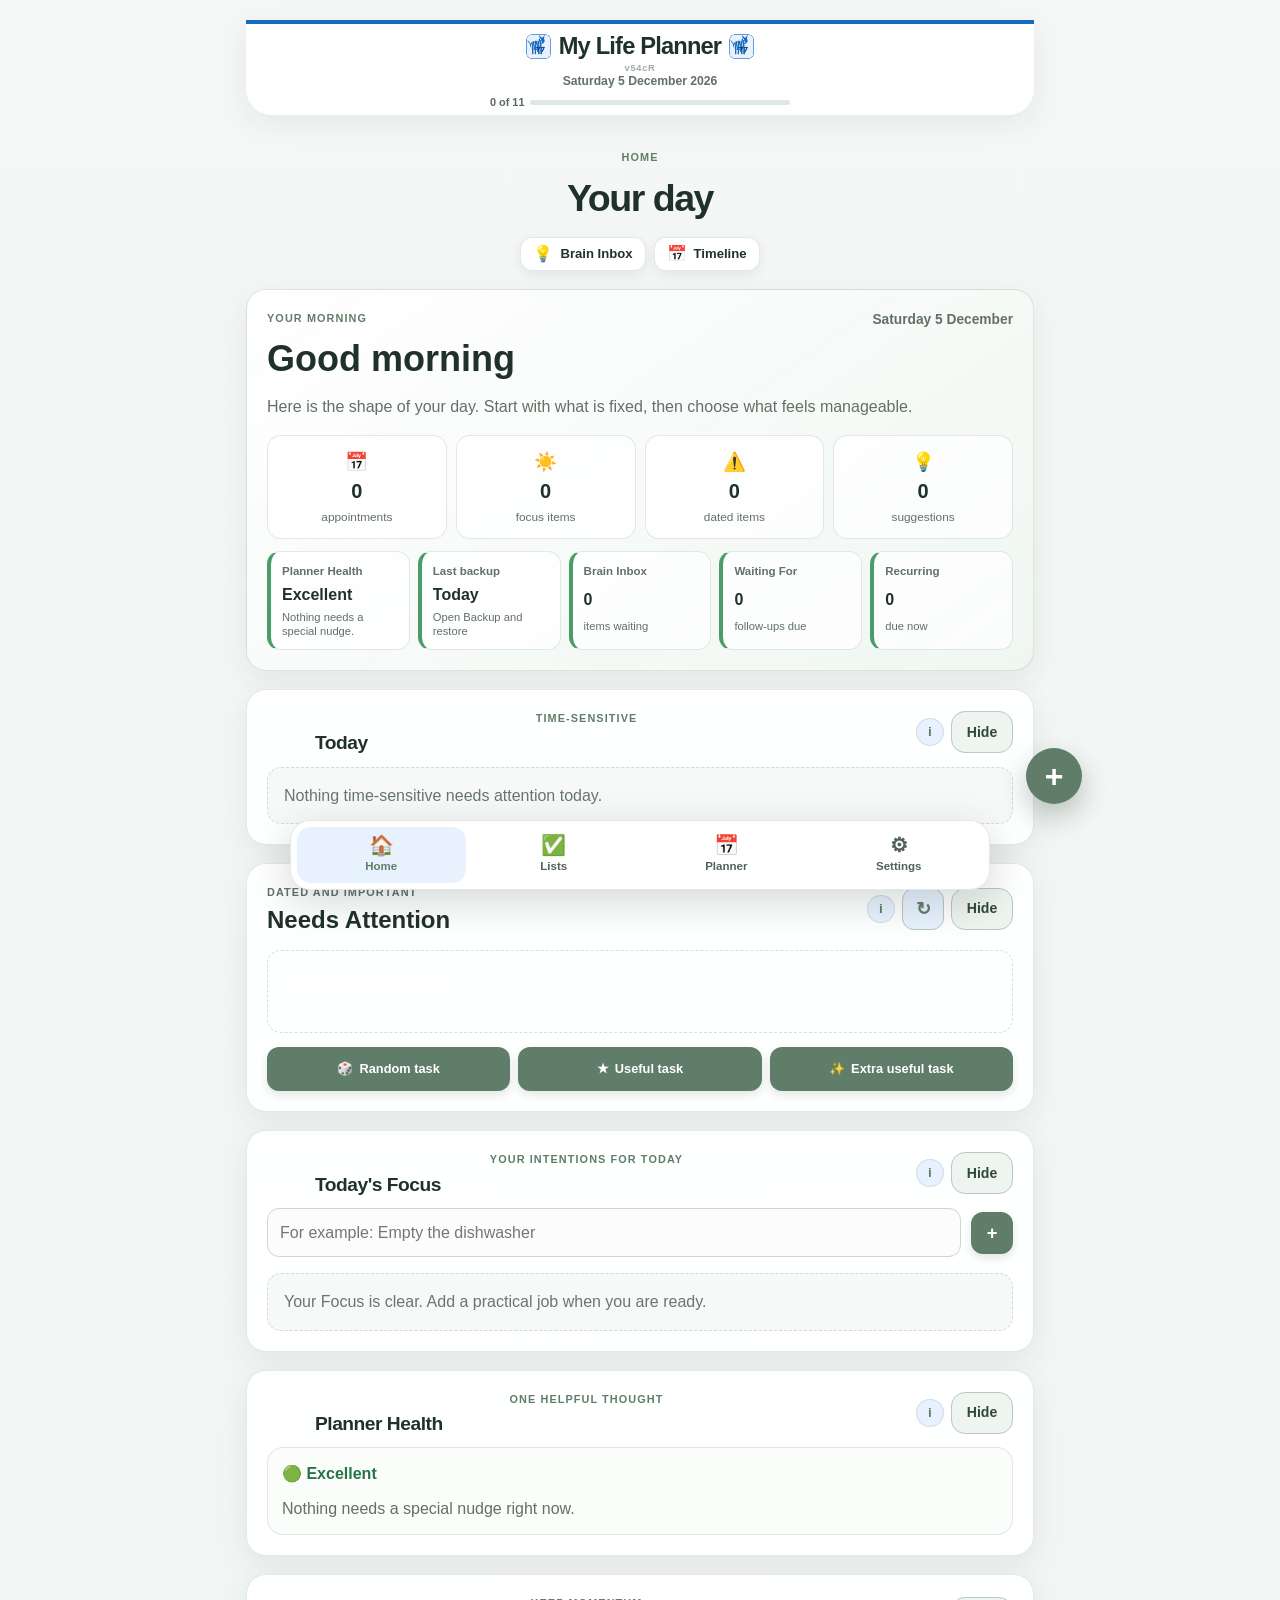
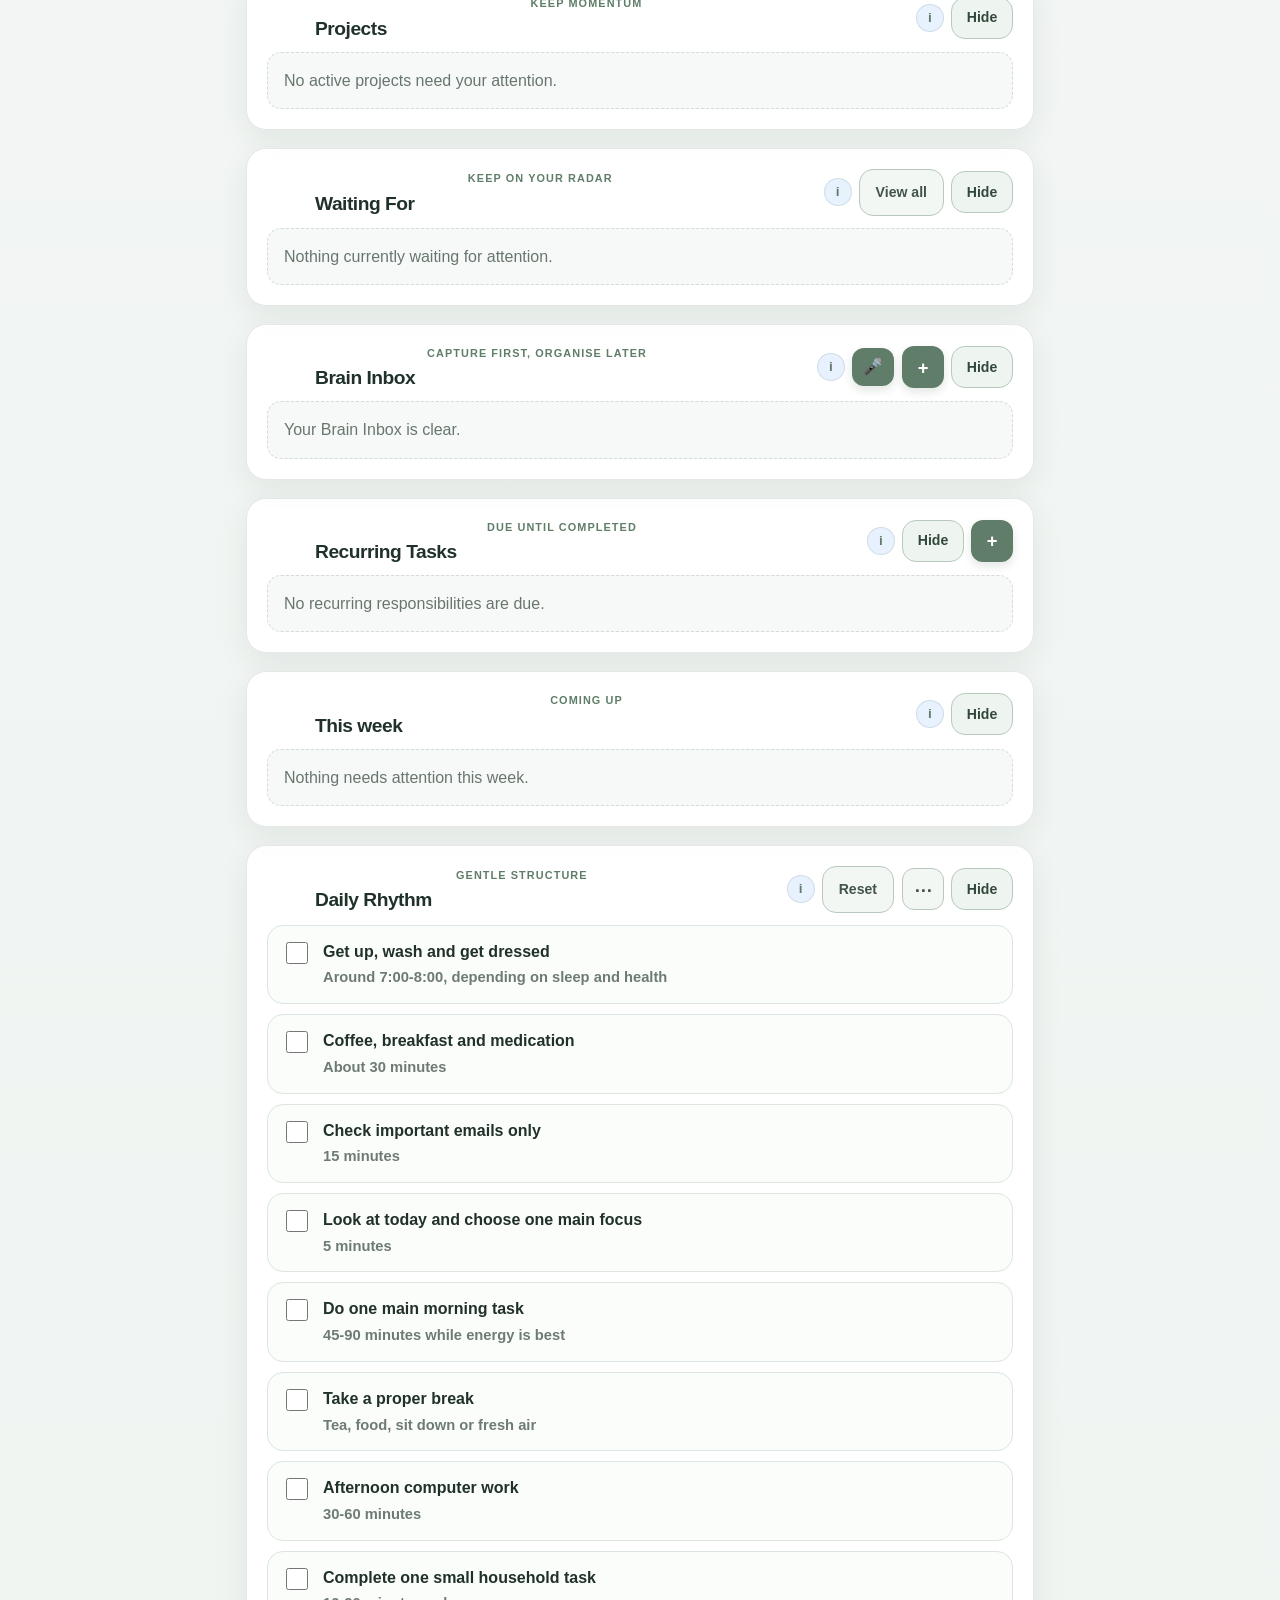
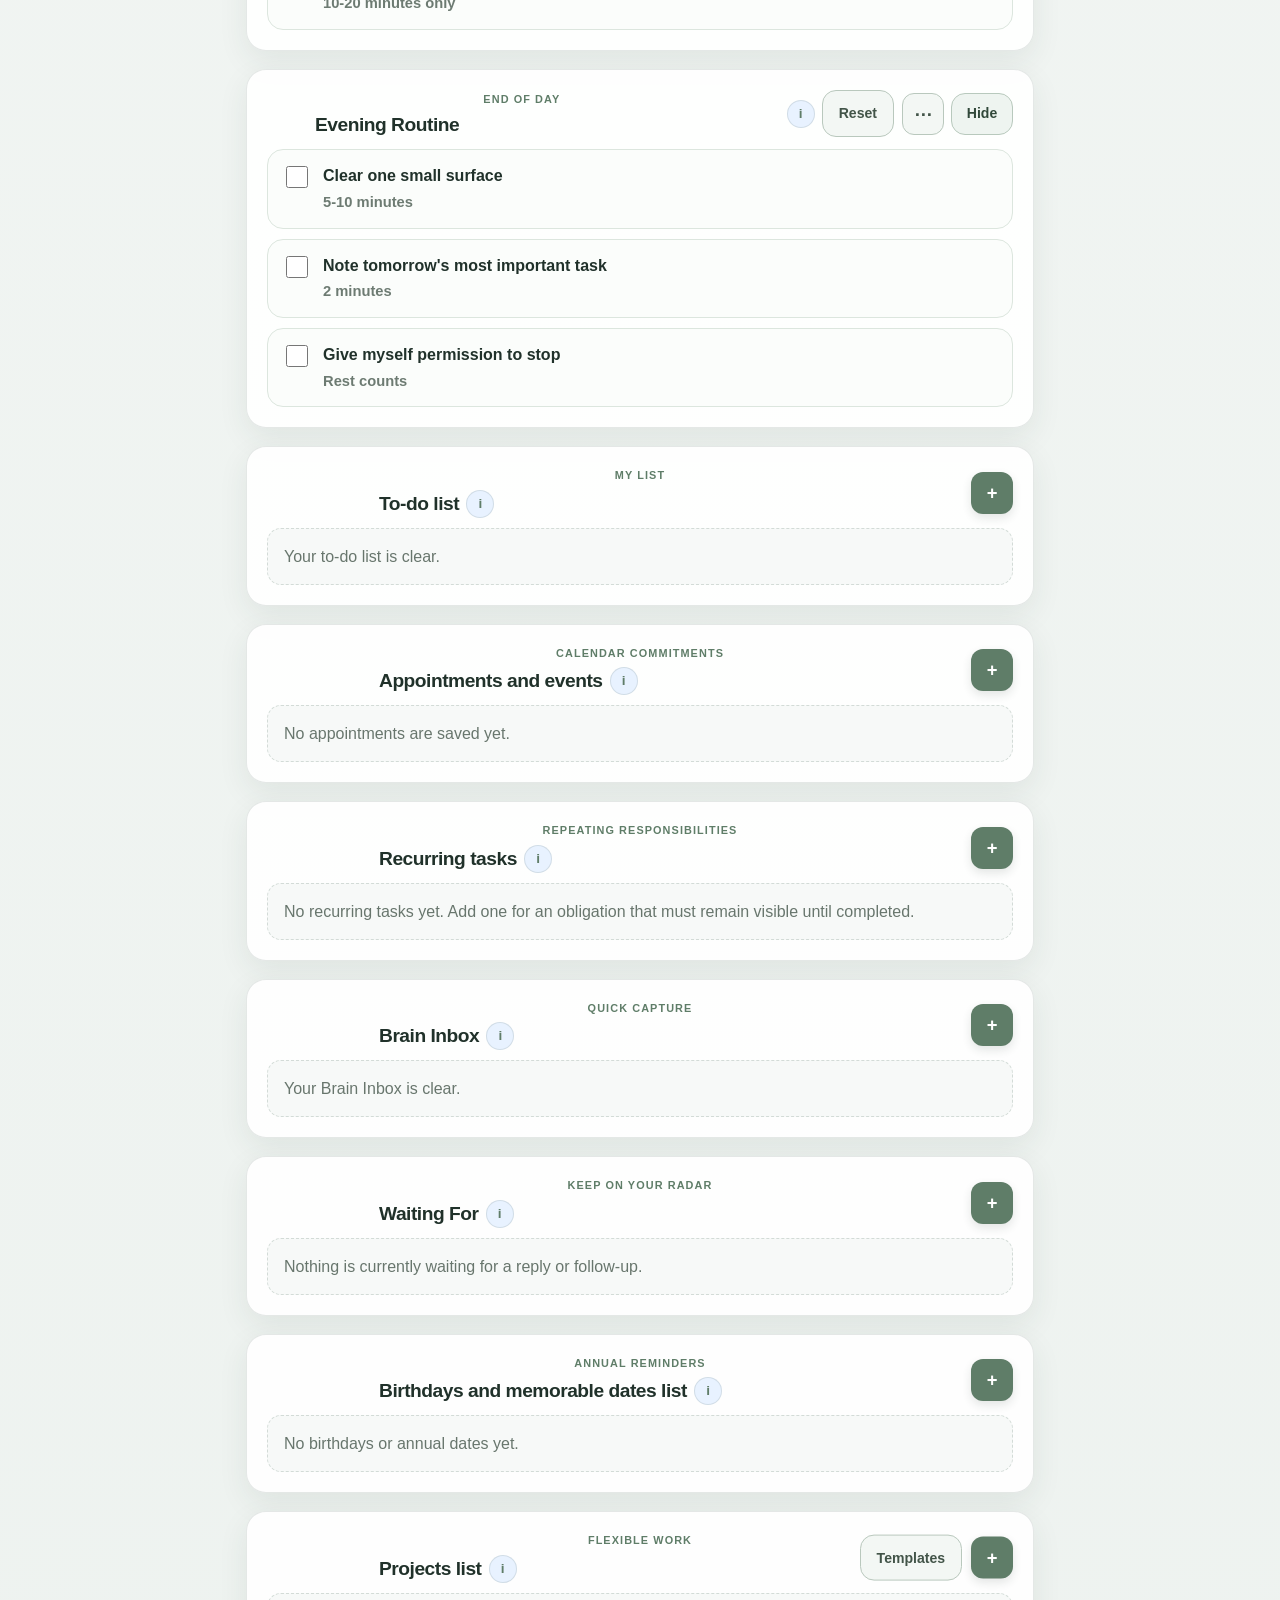
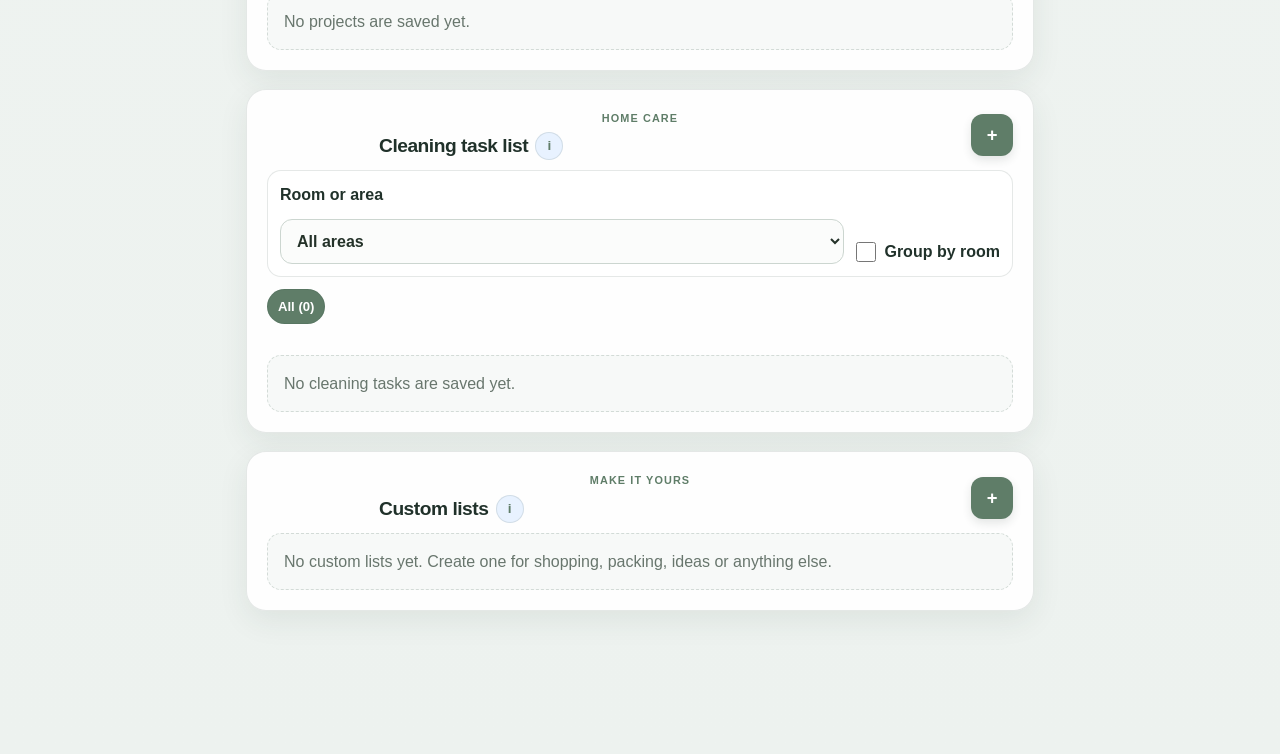
<file: index.html>
<!DOCTYPE html>
<html lang="en">
<head>
  <meta charset="UTF-8">
  <meta name="viewport" content="width=device-width, initial-scale=1.0">
  <title>My Life Planner</title>
  <link rel="stylesheet" href="style.css?v=54cR">
  <link rel="manifest" href="manifest.json?v=54cR">
  <meta name="theme-color" content="#1769c2">
  <meta name="apple-mobile-web-app-capable" content="yes">
  <meta name="apple-mobile-web-app-status-bar-style" content="default">
  <meta name="apple-mobile-web-app-title" content="Life Planner">
  <link rel="apple-touch-icon" href="icon-192.png">
</head>
<body>
  <a class="skip-link" href="#viewHeading">Skip to planner content</a>
  <main class="app-shell">

    <header class="app-header">
      <div class="header-branding">
        <div class="brand-title-row">
          <img src="icon-192.png" class="header-zebra" alt="" aria-hidden="true">
          <h1 id="plannerTitle" class="brand-title">My Life Planner</h1>
          <img src="icon-192.png" class="header-zebra" alt="" aria-hidden="true">
        </div>
        <p class="header-version">v54cR</p>
        <p id="todayDate" class="date-line"></p>
      </div>
      <div class="compact-progress hidden" aria-label="Daily progress">
        <span id="progressText">0 of 0</span>
        <div class="progress-wrap"><div id="progressBar" class="progress-bar"></div></div>
      </div>
    </header>

    <section id="viewHeading" class="view-heading" aria-live="polite">
      <p class="eyebrow" id="viewEyebrow">Home</p>
      <h2 id="viewTitle">Your day</h2>
    </section>

    <section class="home-quick-actions app-view-section" data-view="home" aria-label="Quick actions">
      <button type="button" class="home-quick-button" onclick="openCaptureDialog('inbox')"><span aria-hidden="true">💡</span><strong>Brain Inbox</strong></button>
      <button type="button" class="home-quick-button" onclick="openTimelineShortcut()"><span aria-hidden="true">📅</span><strong>Timeline</strong></button>
    </section>

    <section id="morningBriefPanel" class="panel daily-companion-panel app-view-section" data-view="home" aria-live="polite">
      <div class="daily-companion-heading">
        <div><p id="daypartEyebrow" class="eyebrow">Your morning</p><h2 id="dailyCompanionGreeting">Good morning</h2></div>
        <div class="daily-companion-heading-actions"><span id="dailyCompanionDate" class="daily-companion-date"></span><button id="dailyCompanionToggle" type="button" class="small-button secondary-button daily-companion-toggle" onclick="toggleDailyCompanion()" aria-expanded="false" hidden>More</button></div>
      </div>
      <p id="dailyCompanionMessage" class="daily-companion-message"></p>
      <div id="dailyCompanionSummary" class="daily-companion-summary"></div>
      <div id="companionDashboardCards" class="companion-dashboard-cards"></div>
    </section>

    <section id="eveningReflectionPanel" class="panel reflection-panel app-view-section hidden" data-view="home" aria-live="polite">
      <div class="reflection-heading"><div><p class="eyebrow">A gentle look back</p><h2>Evening Reflection</h2></div><button type="button" class="small-button secondary-button" onclick="dismissEveningReflection()">Hide tonight</button></div>
      <div id="eveningReflectionArea"></div>
    </section>

    <section id="weeklyReflectionPanel" class="panel reflection-panel app-view-section hidden" data-view="home" aria-live="polite">
      <div class="reflection-heading"><div><p class="eyebrow">The week in perspective</p><h2>Weekly Reflection</h2></div><button type="button" class="small-button secondary-button" onclick="dismissWeeklyReflection()">Hide this week</button></div>
      <div id="weeklyReflectionArea"></div>
    </section>

    <section id="plannerHealthPanel" class="panel planner-health-panel app-view-section home-collapsible" data-view="home" data-home-section="plannerHealth">
      <div class="section-heading"><div><p class="eyebrow">One helpful thought</p><h2>Planner Health</h2></div></div>
      <div id="plannerHealthArea" aria-live="polite"></div>
    </section>



    <section id="todayFocusPanel" class="panel today-focus-panel app-view-section home-collapsible" data-view="home" data-home-section="todayFocus">
      <div class="section-heading"><div><p class="eyebrow">Your intentions for today</p><h2>Today's Focus</h2><p class="card-meta">Your working desk for today. Type an item and press Return; add detail only when useful.</p></div></div>
      <form class="today-focus-entry" onsubmit="addTodayFocusItem(event)">
        <input id="todayFocusInput" type="text" maxlength="160" placeholder="For example: Empty the dishwasher" autocomplete="off">
        <button type="submit" class="section-plus" aria-label="Add to Today's Focus">+</button>
      </form>
      <div id="todayFocusArea" class="focus-list"></div>
    </section>

    <section id="needsAttentionPanel" class="panel focus-panel app-view-section home-collapsible" data-view="home" data-home-section="needsAttention">
      <div class="focus-heading"><div><p class="eyebrow">Dated and important</p><h2>Needs Attention</h2><p>Tasks already saved elsewhere that need attention now.</p></div><button class="icon-button" type="button" onclick="refreshFocusToday()" aria-label="Refresh needs attention">↻</button></div>
      <div id="focusTodayArea" class="focus-list"></div>
      <div class="focus-tools" aria-label="Helpful task choices">
        <button type="button" class="choice-tool" onclick="chooseHelpfulTask('random')"><span>🎲</span>Random task</button>
        <button type="button" class="choice-tool" onclick="chooseHelpfulTask('useful')"><span>★</span>Useful task</button>
        <button type="button" class="choice-tool" onclick="chooseHelpfulTask('extra')"><span>✨</span>Extra useful task</button>
      </div>
      <div id="helpfulChoiceResult" class="decision-result hidden"></div>
    </section>

    <section id="homeRecurringPanel" class="panel app-view-section home-collapsible" data-view="home" data-home-section="recurringTasks">
      <div class="section-heading"><div><p class="eyebrow">Due until completed</p><h2>Recurring Tasks</h2><p class="card-meta">Repeating responsibilities stay visible when overdue.</p></div><button class="section-plus" type="button" onclick="openRecurringTaskDialog()" aria-label="Add recurring task">+</button></div>
      <div id="homeRecurringArea" class="compact-list"></div>
    </section>

    <section id="homeBrainInboxPanel" class="panel app-view-section home-collapsible" data-view="home" data-home-section="brainInbox">
      <div class="section-heading"><div><p class="eyebrow">Capture first, organise later</p><h2>Brain Inbox</h2></div><div class="section-actions"><button class="voice-button" type="button" onclick="startVoiceCapture('inbox')" aria-label="Dictate a thought" title="Dictate a thought">🎤</button><button class="section-plus" type="button" onclick="openCaptureDialog('inbox')" aria-label="Capture a thought">+</button></div></div>
      <div id="inboxPreviewArea" class="compact-list"></div>
    </section>

    <section class="dashboard-grid app-view-section" data-view="home">
      <section id="homeTodayPanel" class="panel dashboard-card home-collapsible" data-home-section="timeSensitive"><div class="section-heading"><div><p class="eyebrow">Time-sensitive</p><h2>Today</h2></div></div><div id="todayRemindersArea" class="compact-list"></div></section>
      <section id="homeWeekPanel" class="panel dashboard-card home-collapsible" data-home-section="thisWeek"><div class="section-heading"><div><p class="eyebrow">Coming up</p><h2>This week</h2></div></div><div id="weeklyArea" class="compact-list"></div></section>
    </section>

    <section id="homeProjectsPanel" class="panel app-view-section home-collapsible" data-view="home" data-home-section="projects"><div class="section-heading"><div><p class="eyebrow">Keep momentum</p><h2>Projects</h2></div></div>
      <div id="projectNextActionsArea" class="home-project-list"></div>
    </section>

    <section id="homeWaitingPanel" class="panel app-view-section home-collapsible" data-view="home" data-home-section="waitingFor">
      <div class="section-heading"><div><p class="eyebrow">Keep on your radar</p><h2>Waiting For</h2><p class="card-meta">Active items you are waiting on, without leaving Home.</p></div><button type="button" class="small-button secondary-button" onclick="openWaitingForList()">View all</button></div>
      <div id="homeWaitingArea" class="compact-list"></div>
    </section>

    <section id="homeDailyRhythmPanel" class="panel app-view-section home-collapsible" data-view="home" data-home-section="dailyRhythm"><div class="section-heading"><div><p class="eyebrow">Gentle structure</p><h2>Daily Rhythm</h2></div><div class="section-actions"><button class="small-button secondary-button routine-reset-button" type="button" onclick="resetRoutineGroup('daily')">Reset</button><button class="icon-button" type="button" onclick="openRoutineManager('daily')" aria-label="Manage daily rhythm">⋯</button></div></div>
      <div id="dailyChecklist" class="checklist"></div>
    </section>

    <section id="homeEveningPanel" class="panel app-view-section home-collapsible" data-view="home" data-home-section="eveningRoutine"><div class="section-heading"><div><p class="eyebrow">End of day</p><h2>Evening Routine</h2></div><div class="section-actions"><button class="small-button secondary-button routine-reset-button" type="button" onclick="resetRoutineGroup('evening')">Reset</button><button class="icon-button" type="button" onclick="openRoutineManager('evening')" aria-label="Manage Evening Routine">⋯</button></div></div>
      <div id="homeEveningChecklist" class="checklist"></div>
    </section>
    <div class="lists-floating-wrap app-view-section" data-view="tasks">
      <button class="lists-rail-toggle" type="button" aria-expanded="false" aria-controls="listsSideNav" onclick="toggleListsSideNav()"><span aria-hidden="true">☰</span><span>Lists</span></button>
      <div id="listsSideNav" class="lists-side-panel">
      <button class="lists-panel-close" type="button" onclick="toggleListsSideNav(false)" aria-label="Close Lists navigation">×</button>
      <div class="lists-nav-hint" aria-hidden="true">Choose a list</div>
      <nav class="lists-floating-nav" aria-label="Move between lists">
        <button type="button" onclick="jumpToList('todoListSection')">To-dos</button>
        <button type="button" onclick="jumpToList('appointmentsListSection')">Appointments</button><button type="button" onclick="jumpToList('recurringTasksListSection')">Recurring</button>
        <button type="button" onclick="jumpToList('inboxListSection')">Brain Inbox</button>
        <button type="button" onclick="jumpToList('waitingListSection')">Waiting</button>
        <button type="button" onclick="jumpToList('annualListSection')">Birthdays</button>
        <button type="button" onclick="jumpToList('projectsListSection')">Projects</button>
        <button type="button" onclick="jumpToList('cleaningListSection')">Cleaning</button>
        <button type="button" onclick="jumpToList('customListsSection')">Custom</button>
      </nav>
      <div class="lists-scroll-cue" aria-hidden="true">▼ More Lists</div>
      </div>
    </div>

    <section class="panel app-view-section lists-hub" data-view="tasks">
      <div class="section-heading"><div><p class="eyebrow">Control centre</p><h2>My Lists</h2></div></div>
      <p class="card-meta">Every task you enter is shown below under its category. Completed items remain visible until you delete them. Search across all lists or jump straight to one collection.</p>
      <label class="list-search-label">Search all lists<input id="globalListSearch" type="search" placeholder="Search tasks, projects, appointments, rooms…" aria-describedby="listSearchStatus" autocomplete="off"></label><p id="listSearchStatus" class="list-search-status" aria-live="polite"></p>

    </section>


    <section id="todoListSection" class="panel app-view-section managed-list-section" data-view="tasks" data-list-name="To-dos">
      <div class="section-heading">
        <div>
          <p class="eyebrow">My list</p>
          <h2>To-do list</h2>
        </div>
        <button class="section-plus" type="button" onclick="openAddDialog('todo')" aria-label="Add to-do" title="Add to-do">+</button>
      </div>
      <p class="card-meta">Every saved to-do appears below. You can edit, complete or delete it.</p>
      <div id="todoArea" class="stack-list"></div>
    </section>

    <section id="appointmentsListSection" class="panel app-view-section managed-list-section" data-view="tasks" data-list-name="Appointments">
      <div class="section-heading"><div><p class="eyebrow">Calendar commitments</p><h2>Appointments and events</h2></div><button class="section-plus" type="button" onclick="openAppointmentDialog()" aria-label="Add appointment">+</button></div>
      <p class="card-meta">Every appointment appears here. Select an item to edit it.</p>
      <div id="appointmentsArea" class="stack-list"></div>
    </section>

    <section id="recurringTasksListSection" class="panel app-view-section managed-list-section" data-view="tasks" data-list-name="Recurring Tasks">
      <div class="section-heading"><div><p class="eyebrow">Repeating responsibilities</p><h2>Recurring tasks</h2></div><button class="section-plus" type="button" onclick="openRecurringTaskDialog()" aria-label="Add recurring task">+</button></div>
      <p class="card-meta">These remain due or overdue until you mark them complete. Paused tasks stay saved but do not appear on Home.</p>
      <div id="recurringTasksArea" class="stack-list"></div>
    </section>

    <section id="inboxListSection" class="panel app-view-section managed-list-section" data-view="tasks" data-list-name="Brain Inbox">
      <div class="section-heading"><div><p class="eyebrow">Quick capture</p><h2>Brain Inbox</h2></div><button class="section-plus" type="button" onclick="openCaptureDialog('inbox')" aria-label="Add Brain Inbox item">+</button></div>
      <p class="card-meta">Capture anything without deciding where it belongs. Convert it later from the menu.</p>
      <div id="inboxArea" class="stack-list"></div>
    </section>

    <section id="waitingListSection" class="panel app-view-section managed-list-section" data-view="tasks" data-list-name="Waiting For">
      <div class="section-heading"><div><p class="eyebrow">Keep on your radar</p><h2>Waiting For</h2></div><button class="section-plus" type="button" onclick="openCaptureDialog('waiting')" aria-label="Add waiting item">+</button></div>
      <p class="card-meta">Things that are not yours to do, but still need watching.</p>
      <div id="waitingArea" class="stack-list"></div>
    </section>

    <section id="annualListSection" class="panel app-view-section managed-list-section" data-view="tasks" data-list-name="Birthdays">
      <div class="section-heading">
        <div>
          <p class="eyebrow">Annual reminders</p>
          <h2>Birthdays and memorable dates list</h2>
        </div>
        <button class="section-plus" type="button" onclick="openAnnualDialog()" aria-label="Add annual date" title="Add annual date">+</button>
      </div>
      <p class="card-meta">Every birthday or annual date appears below. You can edit or delete it at any time.</p>
      <div id="annualArea" class="stack-list"></div>
    </section>

    <section id="projectsListSection" class="panel app-view-section managed-list-section" data-view="tasks" data-list-name="Projects">
      <div class="section-heading">
        <div>
          <p class="eyebrow">Flexible work</p>
          <h2>Projects list</h2>
        </div>
        <div class="section-actions project-section-actions"><button type="button" class="small-button secondary-button" onclick="openProjectTemplates()">Templates</button><button class="section-plus" type="button" onclick="openAddDialog('project')" aria-label="Add project" title="Add project">+</button></div>
      </div>
      <p class="card-meta">Every project and all its steps appear below. Projects and steps can be edited or deleted.</p>
      <div id="projectsArea" class="stack-list"></div>
    </section>

    <section id="cleaningListSection" class="panel app-view-section managed-list-section" data-view="tasks" data-list-name="Cleaning">
      <div class="section-heading">
        <div>
          <p class="eyebrow">Home care</p>
          <h2>Cleaning task list</h2>
        </div>
        <button class="section-plus" type="button" onclick="openCleaningDialog()" aria-label="Add cleaning task" title="Add cleaning task">+</button>
      </div>
      <p class="card-meta">Add daily, weekly, fortnightly or monthly cleaning jobs. Completing a job automatically sets its next due date.</p>
      <p class="card-meta">Every cleaning task appears below. You can edit, complete or delete it.</p>
      <div class="cleaning-area-tools" aria-label="Filter cleaning tasks by room or area">
        <label class="cleaning-area-filter-label">Room or area
          <select id="cleaningAreaFilter" onchange="setCleaningAreaFilter(this.value)"><option value="all">All areas</option></select>
        </label>
        <label class="cleaning-group-toggle"><input id="cleaningGroupByArea" type="checkbox" onchange="setCleaningGroupByArea(this.checked)"> Group by room</label>
      </div>
      <div id="cleaningAreaChips" class="cleaning-area-chips" aria-label="Cleaning room shortcuts"></div>
      <p id="cleaningAreaSummary" class="list-search-status" aria-live="polite"></p>
      <div id="cleaningArea" class="stack-list"></div>
    </section>



    <section id="customListsSection" class="panel app-view-section managed-list-section" data-view="tasks" data-list-name="Custom Lists">
      <div class="section-heading"><div><p class="eyebrow">Make it yours</p><h2>Custom lists</h2></div><button class="section-plus" type="button" onclick="openCustomListManager()" aria-label="Create custom list">+</button></div>
      <p class="card-meta">Create lists for shopping, packing, ideas, places to visit or anything else.</p>
      <div id="customListsArea" class="custom-lists-grid"></div>
    </section>

    <section class="panel app-view-section timeline-panel" data-view="planner">
      <div class="section-heading"><div><p class="eyebrow">Everything in date order</p><h2>Timeline</h2></div><button class="section-plus" type="button" onclick="openAppointmentDialog()" aria-label="Add appointment">+</button></div>
      <p class="card-meta">Appointments, dated to-dos, projects, cleaning, birthdays and Waiting For reviews in one place.</p>
      <div class="timeline-filters" role="group" aria-label="Timeline period">
        <button type="button" class="timeline-filter active" data-range="today" onclick="setTimelineRange('today',this)">Today</button>
        <button type="button" class="timeline-filter" data-range="tomorrow" onclick="setTimelineRange('tomorrow',this)">Tomorrow</button>
        <button type="button" class="timeline-filter" data-range="week" onclick="setTimelineRange('week',this)">Next 7 days</button>
        <button type="button" class="timeline-filter" data-range="month" onclick="setTimelineRange('month',this)">This month</button>
        <button type="button" class="timeline-filter" data-range="all" onclick="setTimelineRange('all',this)">All upcoming</button>
      </div>
      <p id="timelineSummary" class="timeline-summary" aria-live="polite"></p>
      <div id="timelineArea" class="timeline-list"></div>
    </section>

    <section class="panel app-view-section" data-view="planner">
      <div class="section-heading">
        <div>
          <p class="eyebrow">Everything saved</p>
          <h2>Main list overview</h2>
        </div>
      </div>
      <div id="mainOverviewArea" class="overview-grid"></div>
    </section>

    <section class="panel app-view-section" data-view="planner">
      <div class="section-heading">
        <div>
          <p class="eyebrow">End of day</p>
          <h2>Evening Routine</h2>
        </div>
        <div class="section-actions"><button class="small-button secondary-button routine-reset-button" type="button" onclick="resetRoutineGroup('evening')">Reset</button><button class="small-button" type="button" onclick="openRoutineManager('evening')">Manage list</button></div>
      </div>
      <div id="eveningChecklist" class="checklist"></div>
    </section>

    <dialog id="settingsDialog" class="settings-dialog">
      <div class="dialog-header">
        <div><p class="eyebrow">Personalise and protect</p><h2>Settings</h2></div>
        <button type="button" class="dialog-close" onclick="closeSettingsDialog()" aria-label="Close settings">×</button>
      </div>
      <div class="settings-content">
        <details class="storage-details settings-section-details" data-settings-section="maintenance">
          <summary>App maintenance</summary>
          <div class="settings-section-body">
            <p class="card-meta">Install the planner on this device or ask the browser to check for a newer release.</p>
            <div class="card-actions app-maintenance-actions">
              <button id="installButton" type="button" onclick="installPlanner()">Install app</button>
              <button id="updateButton" type="button" class="secondary-button" onclick="checkForAppUpdates()">Check for updates</button>
            </div>
          </div>
        </details>
        <details class="storage-details settings-section-details" data-settings-section="quickActions">
          <summary>Quick Actions</summary>
          <div class="settings-section-body">
            <p class="card-meta">Use a special address to open the planner directly in Brain Inbox. You do not change anything in GitHub.</p>
            <label>Brain Inbox shortcut address<input id="brainShortcutUrl" type="text" readonly></label>
            <div class="card-actions app-maintenance-actions">
              <button type="button" onclick="openBrainInboxShortcut()">Open Brain Inbox now</button>
              <button type="button" class="secondary-button" onclick="copyBrainInboxShortcut()">Copy address</button>
            </div>
            <details class="storage-details"><summary>How do I use this on iPhone?</summary><ol class="quick-instructions"><li>Tap <strong>Copy address</strong>.</li><li>Open the Shortcuts app and create a new shortcut.</li><li>Add the action <strong>Open URLs</strong> and paste the copied address.</li><li>Name the shortcut <strong>Brain Inbox</strong>. Siri can then run it by name.</li></ol><p class="card-meta">You can also paste the copied address into Safari and bookmark it or add it to the Home Screen.</p></details>
          </div>
        </details>
        <details class="storage-details settings-section-details" data-settings-section="appearance">
          <summary>Appearance and personalisation</summary>
          <div class="settings-section-body">
            <div class="settings-grid">
              <label>Your name (optional)<input id="ownerName" type="text" maxlength="40" placeholder="For example: Mary"></label>
              <label>Box colour
                <select id="themeChoice" onchange="previewSettings()">
                  <option value="sage">Sage green</option><option value="blue">Soft blue</option><option value="rose">Warm rose</option><option value="lavender">Lavender</option><option value="sand">Soft sand</option><option value="mint">Fresh mint</option><option value="peach">Soft peach</option><option value="teal">Calm teal</option><option value="grey">Soft grey</option><option value="berry">Muted berry</option>
                </select>
              </label>
              <div id="themePreview" class="setting-preview">Example box</div>
              <label>Font
                <select id="fontChoice" onchange="previewSettings()">
                  <option value="clear">System sans-serif</option><option value="rounded">Trebuchet rounded</option><option value="classic">Georgia serif</option><option value="modern">Courier typewriter</option><option value="large">Verdana large print</option><option value="friendly">Handwritten style</option><option value="book">Times book style</option><option value="compact">Condensed sans-serif</option><option value="softserif">Palatino soft serif</option><option value="spacious">Wide-spaced sans-serif</option>
                </select>
              </label>
              <div id="fontPreview" class="setting-preview font-preview">This is how your planner text will look.</div>
            </div>
            <div class="card-actions"><button type="button" onclick="saveSettings()">Save customisation</button></div>
          </div>
        </details>
        <details class="storage-details settings-section-details" data-settings-section="backupRestore">
          <summary>Backup and restore</summary>
          <div class="settings-section-body">
            <h3>Five daily backups</h3>
            <p class="card-meta">One dated copy is kept for each of the latest five days. A safety copy is also made before data migration or restore.</p>
            <div id="dailyBackupsArea" class="stack-list"></div>
            <details class="storage-details"><summary>Where can I find my backups?</summary><p><strong>Automatic daily backups:</strong> stored privately inside this browser on this device.</p><p><strong>Visible backup files:</strong> choose Save backup file or Share backup, then save to iCloud Drive, OneDrive or Files.</p></details>
            <div class="card-actions"><button type="button" onclick="exportPlanner()">Save backup file</button><button type="button" onclick="sharePlannerBackup()">Share backup</button><button type="button" class="secondary-button" onclick="document.getElementById('importFile').click()">Import backup</button><input id="importFile" class="hidden" type="file" accept=".json,application/json" onchange="importPlanner(event)"></div>
          </div>
        </details>
        <details class="storage-details settings-section-details" data-settings-section="dailyCompanion">
          <summary>Daily Companion and reflections</summary>
          <div class="settings-section-body">
            <p class="card-meta">Choose when the weekly reflection appears. Evening Reflection appears after 6pm and remains optional.</p>
            <div class="settings-grid">
              <label>Weekly reflection timing
                <select id="weeklyReflectionTiming" onchange="saveCompanionPreferences()">
                  <option value="sunday">Sunday evening</option>
                  <option value="monday">Monday morning</option>
                </select>
              </label>
              <label>Hidden statistics period
                <select id="statisticsPeriod" onchange="renderHiddenStatistics()">
                  <option value="week">This week</option>
                  <option value="month">This month</option>
                  <option value="all">All recorded activity</option>
                </select>
              </label>
            </div>
            <p class="card-meta">Reflections are supportive summaries, not scores. They use activity recorded from v52e onward.</p>
          </div>
        </details>
        <details class="storage-details settings-section-details" data-settings-section="statistics" ontoggle="if(this.open) renderHiddenStatistics()">
          <summary>Hidden statistics</summary>
          <div class="settings-section-body">
            <p class="card-meta">These figures stay out of Home unless you choose to look.</p>
            <div id="hiddenStatisticsArea" class="statistics-grid"></div>
          </div>
        </details>
        <details class="storage-details settings-section-details" data-settings-section="dataStorage">
          <summary>Data and storage information</summary>
          <div class="settings-section-body">
            <p id="storageStatus" class="storage-status"></p><p id="saveIndicator" class="save-indicator" aria-live="polite">Ready</p>
          </div>
        </details>
        <details class="storage-details settings-section-details" data-settings-section="helpGuides">
          <summary>Help &amp; Guides</summary>
          <div class="settings-section-body">
            <p class="card-meta">Open concise help without leaving your saved planner data.</p>
            <div class="help-guide-grid">
              <a class="help-guide-link" href="HELP_GUIDE.html" target="_blank" rel="noopener"><strong>Help Centre</strong><span>How the main areas work</span></a>
              <a class="help-guide-link" href="QUICK_START_GUIDE.pdf" target="_blank" rel="noopener"><strong>Quick Start Guide</strong><span>Start using the planner quickly</span></a>
              <a class="help-guide-link" href="INSTALLATION_GUIDE.md" target="_blank" rel="noopener"><strong>Update &amp; Backup Guide</strong><span>Install, update and protect data</span></a>
            </div>
          </div>
        </details>
        <details class="storage-details developer-dashboard settings-section-details" data-settings-section="developer" ontoggle="if(this.open) refreshDeveloperDashboard()">
          <summary>Developer Dashboard</summary>
          <p class="card-meta">Use this during testing to confirm that the installed files and saved data are the expected release.</p>
          <div class="developer-grid">
            <p><strong>Planner version</strong><span id="devPlannerVersion">—</span></p>
            <p><strong>Service-worker cache</strong><span id="devCacheVersion">—</span></p>
            <p><strong>Manifest version</strong><span id="devManifestVersion">—</span></p>
            <p><strong>Database format</strong><span id="devDatabaseVersion">1</span></p>
            <p><strong>Brain Capture</strong><span id="devBrainModule">2.1</span></p>
            <p><strong>Attachment Module</strong><span id="devAttachmentModule">1.1</span></p>
            <p><strong>Appointment Engine</strong><span id="devAppointmentModule">2.0</span></p>
            <p><strong>Quick Actions</strong><span id="devQuickModule">1.0</span></p>
            <p><strong>Appointments</strong><span id="devAppointmentsCount">0</span></p>
            <p><strong>To-dos</strong><span id="devTodosCount">0</span></p>
            <p><strong>Brain Inbox items</strong><span id="devInboxCount">0</span></p>
            <p><strong>Stored data</strong><span id="devStorageUsed">—</span></p>
            <p><strong>Browser allowance</strong><span id="devStorageQuota">—</span></p>
            <p><strong>Last backup</strong><span id="devLastBackup">—</span></p>
          </div>
          <div class="card-actions"><a class="secondary-button guide-action-link" href="DEVELOPER_HANDBOOK.pdf" target="_blank" rel="noopener">Developer Handbook</a><button type="button" class="secondary-button" onclick="refreshDeveloperDashboard()">Refresh dashboard</button></div>
        </details>
        <details class="storage-details settings-section-details" data-settings-section="about"><summary>About My Life Planner</summary><p><strong>Version:</strong> 54c</p><p><strong>Updated:</strong> 5 August 2026</p><p><strong>Designed by Blue Zebra 77</strong></p><p>Updates change the app layout but do not intentionally replace your personal information. Your data stays in this browser unless you export it.</p><h3>Recent changes</h3><ul class="change-log"><li><strong>v54cR</strong> — adds optional recurring-task end rules, expandable Home previews and immediate Home/Timeline refresh after recurrence advances.</li><li><strong>v54b</strong> — Smart Projects: dated to-do and project steps appear on Timeline, project deadlines remain milestones, and project management menus stay accessible on iPhone portrait.</li><li><strong>v54b</strong> — adds reusable Project Templates and creates independent projects from a saved workflow with optional step-date offsets.</li><li><strong>v53a Final Polish Patch</strong> — gives iPhone Home titles their own row, moves controls to a consistent second row and makes clearing Lists search immediately restore every list.</li><li><strong>v53a Patch</strong> — restores advanced monthly appointment recurrence, adds both routine Reset controls, renames Evening Routine and completes iPhone heading refinements.</li><li><strong>v53a</strong> — Workflow &amp; Stability: restores accepted Home behaviour, recurrence and Cleaning by Area controls, fixes editing workflows, recurring visibility, reflection counts and daily routine reset.</li><li><strong>v53</strong> — Corrected Workflow Edition: preserves the accepted v52f Home order, collapsible sections, menus and forms while making Today’s Focus Convert move the original only after a successful save.</li><li><strong>v52f</strong> — Polish release: consistent controls and wording, smarter form defaults, improved search shortcuts, friendlier empty states, accessibility and mobile refinements.</li><li><strong>v52e</strong> — Added evening and weekly reflections, gentle encouragement, planner memory patterns and optional hidden statistics.</li><li><strong>v52c</strong> — Added a time-aware Morning Brief and calm Home summary cards for Planner Health, backup recency, Brain Inbox, Waiting For and recurring responsibilities.</li><li><strong>v52b</strong> — Planner Health 2.0, considerate habit suggestions and an in-app Help &amp; Guides centre.</li><li><strong>v52a</strong> — Calm Interface corrected build: information buttons across Lists and Planner, improved Home order and compact headings, and duplicate suppression between Today and Needs Attention.</li><li><strong>v51</strong> — Production release consolidating safe migrations, advanced recurrence, tags, Today’s Focus workspace, focus timer, Convert, Quick Add, Planner Health, calmer Home ordering and collapsible Settings.</li><li><strong>v50</strong> — Added recurring tasks that remain overdue until completed, with daily, weekly, monthly and yearly schedules.</li><li><strong>v49</strong> — Added Today's Focus, collapsible Home sections, collapsible project steps, improved Lists search/reset and better completed custom-list behaviour.</li><li><strong>v47</strong> — Restored reliable Lists search and retained the v46 stability fixes.</li><li><strong>v46</strong> — Consolidated automatic image handling, attachment previews, Quick Actions, flexible appointment repeats, version verification and the Developer Dashboard.</li><li><strong>v43</strong> — Added automatic image resizing, in-app attachment previews and a Quick Actions helper for opening Brain Inbox directly.</li><li><strong>v42</strong> — Expanded the Lists drawer so its choices are clearly visible, added a More Lists scroll cue when needed, and anchored the control to the planner edge on wide screens.</li><li><strong>v40</strong> — Rebuilt Lists navigation as a closed-by-default right-side drawer that resets correctly on rotation and resizing, with a close button on iPhone and MacBook.</li><li><strong>v39</strong> — Added a close control and improved iPhone landscape Lists navigation scrolling and placement.</li><li><strong>v38</strong> — Added responsive side-mounted Lists navigation, corrected section scroll positioning and made Custom List Save close the editor.</li><li><strong>v37</strong> — Moved Lists navigation to a sticky top position and reduced the Planner header and progress area.</li><li><strong>v36</strong> — Compact Home shortcuts, permanently anchored Lists navigation and clearer mobile access to every list.</li><li><strong>v36</strong> — Improved iPhone Timeline controls, added Home shortcuts, floating Lists navigation and polished custom-list editing.</li><li><strong>v34</strong> — Corrected first-load Timeline rendering, added custom lists and aligned section headings consistently.</li><li><strong>v33</strong> — Earlier Timeline initial-load correction.</li><li><strong>v32</strong> — Unified Timeline with Today, Tomorrow, Next 7 Days, This Month and All Upcoming filters.</li><li><strong>v30</strong> — Brain Inbox core: timestamped capture, categories and status, editing, processing, and safe conversion to To-do, Project, Appointment or Waiting For.</li><li><strong>v29</strong> — Rebuilt the Lists shortcuts with permanent visible text labels.</li><li><strong>v28</strong> — Added distinct font choices and Home-on-return behaviour.</li><li><strong>v27</strong> — Fixed Lists-menu opening, made font changes immediate and distinctive, and restored Home as the opening page.</li><li><strong>v26</strong> — Collapsible Lists, named section controls, centred headings and clearer font choices.</li><li><strong>v25</strong> — Corrected header version, optional appointment end time and simplified bottom navigation.</li><li><strong>v24</strong> — Appointment meeting links, improved editor and clearer appointment cards.</li><li><strong>v23</strong> — Settings controls and customisation persistence.</li><li><strong>v22</strong> — Compact three-dot menus for Lists.</li><li><strong>v21</strong> — Centred personalised header.</li><li><strong>v20</strong> — Code-quality cleanup.</li><li><strong>v19</strong> — Stable rendering fix.</li></ul></details>
      </div>
    </dialog>

    <button id="quickAddButton" type="button" class="quick-add-fab" onclick="openQuickAdd()" aria-label="Quick Add" title="Quick Add">+</button>

    <dialog id="quickAddDialog" class="quick-add-dialog">
      <div class="dialog-header"><div><p class="eyebrow">Add from anywhere</p><h2>Quick Add</h2><p class="card-meta">Choose what you want to add. Your last choice is highlighted.</p></div><button type="button" class="dialog-close" onclick="closeQuickAdd()" aria-label="Close Quick Add">×</button></div>
      <div id="quickAddChoices" class="quick-add-grid">
        <button type="button" data-quick-add="focus" onclick="chooseQuickAdd('focus')"><span>☀️</span><strong>Today’s Focus</strong></button>
        <button type="button" data-quick-add="todo" onclick="chooseQuickAdd('todo')"><span>✅</span><strong>To-do</strong></button>
        <button type="button" data-quick-add="appointment" onclick="chooseQuickAdd('appointment')"><span>📅</span><strong>Appointment</strong></button>
        <button type="button" data-quick-add="recurring" onclick="chooseQuickAdd('recurring')"><span>🔁</span><strong>Recurring Task</strong></button>
        <button type="button" data-quick-add="project" onclick="chooseQuickAdd('project')"><span>📁</span><strong>Project</strong></button>
        <button type="button" data-quick-add="cleaning" onclick="chooseQuickAdd('cleaning')"><span>🧽</span><strong>Cleaning Task</strong></button>
        <button type="button" data-quick-add="waiting" onclick="chooseQuickAdd('waiting')"><span>⏳</span><strong>Waiting For</strong></button>
        <button type="button" data-quick-add="inbox" onclick="chooseQuickAdd('inbox')"><span>💡</span><strong>Brain Inbox</strong></button>
      </div>
      <div class="quick-add-footer"><button type="button" class="secondary-button quick-add-voice" onclick="closeQuickAdd();startVoiceCapture('inbox')">🎤 Dictate to Brain Inbox</button></div>
    </dialog>

    <nav class="bottom-nav" aria-label="Main navigation">
      <button type="button" class="nav-button active" data-tab="home" onclick="showAppView('home', this)"><span>🏠</span><small>Home</small></button>
      <button type="button" class="nav-button" data-tab="tasks" onclick="showAppView('tasks', this)"><span>✅</span><small>Lists</small></button>
      <button type="button" class="nav-button" data-tab="planner" onclick="showAppView('planner', this)"><span>📅</span><small>Planner</small></button>
      <button type="button" class="nav-button" onclick="openSettingsDialog()"><span>⚙</span><small>Settings</small></button>
    </nav>
  </main>


  <dialog id="appointmentDialog" class="manager-dialog">
    <form id="appointmentForm" onsubmit="event.preventDefault(); saveAppointment();">
      <div class="dialog-header"><div><p class="eyebrow">Calendar</p><h2 id="appointmentDialogTitle">Add appointment</h2></div><button type="button" class="dialog-close" onclick="closeAppointmentDialog()" aria-label="Close">×</button></div>
      <input id="appointmentId" type="hidden">
      <div class="dialog-content appointment-form-layout">
        <fieldset class="appointment-fieldset">
          <legend>Appointment</legend>
          <div class="settings-grid appointment-core-grid">
            <label class="full-width">Title<input id="appointmentName" required maxlength="120"></label>
            <label>Date<input id="appointmentDate" type="date" required></label>
            <label>Repeat<select id="appointmentRepeat" onchange="updateAppointmentRepeatControls()"><option value="none">Does not repeat</option><option value="daily">Daily</option><option value="weekly">Weekly</option><option value="monthly">Monthly</option><option value="yearly">Yearly</option></select></label>
            <div id="appointmentRepeatOptions" class="appointment-repeat-options full-width" hidden>
              <div class="appointment-repeat-grid">
                <label>Repeat every<input id="appointmentRepeatInterval" type="number" oninput="updateAppointmentRepeatControls()" min="1" max="999" inputmode="numeric" value="1"></label>
                <label>Period<select id="appointmentRepeatUnit" onchange="this.dataset.userChanged='true';updateAppointmentRepeatControls()"><option value="day">day(s)</option><option value="week">week(s)</option><option value="month">month(s)</option><option value="year">year(s)</option></select></label>
                <label id="appointmentMonthlyModeLabel" hidden>Monthly rule<select id="appointmentMonthlyMode" onchange="updateAppointmentRepeatControls()"><option value="date">Same calendar date</option><option value="nthWeekday">Weekday position</option></select></label>
                <label id="appointmentOrdinalLabel" hidden>Occurrence<select id="appointmentOrdinal" onchange="updateAppointmentRepeatControls()"><option value="1">First</option><option value="2">Second</option><option value="3">Third</option><option value="4">Fourth</option><option value="-1">Last</option></select></label>
                <label id="appointmentWeekdayLabel" hidden>Weekday<select id="appointmentWeekday" onchange="updateAppointmentRepeatControls()"><option value="1">Monday</option><option value="2">Tuesday</option><option value="3">Wednesday</option><option value="4">Thursday</option><option value="5">Friday</option><option value="6">Saturday</option><option value="0">Sunday</option></select></label>
                <label>Ends<select id="appointmentRepeatEnd" onchange="updateAppointmentRepeatControls()"><option value="never">Never</option><option value="count">After a number of appointments</option><option value="date">On a date</option></select></label>
                <label id="appointmentRepeatCountLabel" hidden>Number of appointments<input id="appointmentRepeatCount" type="number" oninput="updateAppointmentRepeatControls()" min="1" max="999" inputmode="numeric" value="10"></label>
                <label id="appointmentRepeatEndDateLabel" hidden>Last possible date<input id="appointmentRepeatEndDate" type="date" onchange="updateAppointmentRepeatControls()"></label>
              </div>
              <p id="appointmentRepeatSummary" class="card-meta appointment-repeat-summary"></p>
            </div>
            <label>Start time<input id="appointmentTime" type="time"></label>
            <label>End time (optional)<input id="appointmentEndTime" type="time"></label>
          </div>
        </fieldset>
        <fieldset class="appointment-fieldset">
          <legend>Optional details</legend>
          <div class="settings-grid">
            <label class="full-width">Location<input id="appointmentLocation" maxlength="160" placeholder="Address or place"></label>
            <label class="full-width">Meeting or web link<input id="appointmentLink" type="url" inputmode="url" maxlength="500" placeholder="https://zoom.us/... or another web address"></label>
            <label class="full-width">Notes<textarea id="appointmentNotes" rows="4" placeholder="Anything useful to remember"></textarea></label>
            <label class="full-width">Tags (optional)<input id="appointmentTags" maxlength="240" placeholder="Camera Club, Family"><span class="field-help">Separate tags with commas.</span></label>
          </div>
        </fieldset>
      </div>
      <div class="dialog-actions"><button type="button" class="secondary-button" onclick="closeAppointmentDialog()">Cancel</button><button type="submit">Save appointment</button></div>
    </form>
  </dialog>


  <dialog id="recurringTaskDialog" class="manager-dialog">
    <form id="recurringTaskForm" onsubmit="saveRecurringTask(event)">
      <div class="dialog-header"><div><p class="eyebrow">Due until completed</p><h2 id="recurringTaskDialogTitle">New recurring task</h2></div><button type="button" class="dialog-close" onclick="closeRecurringTaskDialog()" aria-label="Close">×</button></div>
      <input id="recurringTaskId" type="hidden">
      <label>Task name<input id="recurringTaskName" type="text" maxlength="120" required placeholder="For example: Weekly injection"></label>
      <label>Notes (optional)<textarea id="recurringTaskNotes" rows="3" placeholder="Anything useful to remember"></textarea></label>
      <div class="settings-grid">
        <label>First due date<input id="recurringTaskDueDate" type="date" required onchange="updateRecurringRuleControls()"></label>
        <label>Repeat every<input id="recurringTaskInterval" type="number" min="1" max="999" value="1" required oninput="updateRecurringRuleControls()"></label>
        <label>Period<select id="recurringTaskUnit" onchange="updateRecurringRuleControls()"><option value="day">day(s)</option><option value="week" selected>week(s)</option><option value="month">month(s)</option><option value="year">year(s)</option></select></label>
        <label id="recurringMonthlyModeLabel" hidden>Monthly rule<select id="recurringMonthlyMode" onchange="updateRecurringRuleControls()"><option value="date">Same calendar date</option><option value="nthWeekday">Weekday position</option></select></label>
        <label id="recurringOrdinalLabel" hidden>Occurrence<select id="recurringOrdinal" onchange="updateRecurringRuleControls()"><option value="1">First</option><option value="2">Second</option><option value="3">Third</option><option value="4">Fourth</option><option value="-1">Last</option></select></label>
        <label id="recurringWeekdayLabel" hidden>Weekday<select id="recurringWeekday" onchange="updateRecurringRuleControls()"><option value="1">Monday</option><option value="2">Tuesday</option><option value="3">Wednesday</option><option value="4">Thursday</option><option value="5">Friday</option><option value="6">Saturday</option><option value="0">Sunday</option></select></label>
        <label>Status<select id="recurringTaskStatus"><option value="active">Active</option><option value="paused">Paused</option><option value="completed">Finished</option></select></label>
        <label>Ends<select id="recurringTaskEndMode" onchange="updateRecurringRuleControls()"><option value="never">Continues indefinitely</option><option value="date">End on date</option><option value="count">End after occurrences</option></select></label>
        <label id="recurringEndDateLabel" hidden>End date<input id="recurringTaskEndDate" type="date" onchange="updateRecurringRuleControls()"></label>
        <label id="recurringEndCountLabel" hidden>Occurrences<input id="recurringTaskEndCount" type="number" min="1" max="999" value="3" oninput="updateRecurringRuleControls()"><span class="field-help">Includes the first occurrence.</span></label>
      </div>
      <label>Tags (optional)<input id="recurringTaskTags" type="text" maxlength="240" placeholder="Health, Medication"><span class="field-help">Separate tags with commas.</span></label>
      <p class="field-help recurring-monthly-help">For “every second Thursday of the month”, choose Month(s), Weekday position, Second and Thursday.</p><p id="recurringRuleSummary" class="recurring-rule-summary" aria-live="polite"></p><p class="card-meta">The schedule stays anchored to its rule. Completing an overdue task moves it to the next scheduled occurrence after today.</p>
      <div class="dialog-actions"><button type="button" class="secondary-button" onclick="closeRecurringTaskDialog()">Cancel</button><button type="submit">Save recurring task</button></div>
    </form>
  </dialog>

  <dialog id="customListDialog" class="manager-dialog custom-list-dialog">
    <div class="dialog-header"><div><p class="eyebrow">Your own collection</p><h2 id="customListDialogTitle">Create custom list</h2></div><button type="button" class="dialog-close" onclick="closeCustomListManager()" aria-label="Close">×</button></div>
    <div class="custom-list-form">
      <label class="full-width">List name<input id="customListName" type="text" maxlength="80" placeholder="For example: Shopping list"></label>
      <div class="custom-list-name-actions"><button type="button" onclick="saveCustomListName()">Save list</button><button id="deleteCustomListButton" type="button" class="secondary-button danger-text" onclick="deleteActiveCustomList()" hidden>Delete list</button></div>
      <hr class="settings-divider">
      <label class="full-width">New item</label>
      <div class="custom-list-add-row"><input id="customListNewItem" type="text" maxlength="160" placeholder="What do you need?" onkeydown="if(event.key==='Enter'){event.preventDefault();addCustomListItem()}"><button type="button" onclick="addCustomListItem()">Add item</button></div>
      <div id="customListDialogItems" class="stack-list custom-list-dialog-items"></div>
    </div>
    <div class="dialog-actions"><button type="button" class="secondary-button" onclick="closeCustomListManager()">Done</button></div>
  </dialog>

  <dialog id="routineManagerDialog" class="manager-dialog">
    <div class="dialog-header">
      <div>
        <p class="eyebrow">Edit your routine</p>
        <h2 id="routineManagerTitle">Manage list</h2>
      </div>
      <button type="button" class="dialog-close" onclick="closeRoutineManager()" aria-label="Close">×</button>
    </div>
    <p class="card-meta">Add, edit, remove or reorder your own routine items. Changes are saved on this device and retained through upgrades.</p>
    <div id="routineManagerList" class="manager-list"></div>
    <div class="manager-add">
      <label>
        New item
        <input id="routineNewName" type="text" placeholder="Type a new routine item" onkeydown="if(event.key==='Enter'){event.preventDefault();addRoutineFromManager()}">
      </label>
      <label>
        Note or time (optional)
        <input id="routineNewTime" type="text" placeholder="For example: after breakfast" onkeydown="if(event.key==='Enter'){event.preventDefault();addRoutineFromManager()}">
      </label>
      <button type="button" onclick="addRoutineFromManager()">Add to list</button>
    </div>
  </dialog>

  <dialog id="projectTemplatesDialog" class="manager-dialog project-templates-dialog">
    <div class="dialog-header"><div><p class="eyebrow">Reusable workflows</p><h2>Project Templates</h2></div><button type="button" class="dialog-close" onclick="closeProjectTemplates()" aria-label="Close">×</button></div>
    <p class="card-meta">Create a workflow once, then reuse it for exhibitions, competitions, holidays or any repeated project.</p>
    <div id="projectTemplatesList" class="manager-list"></div>
    <details class="storage-details template-editor-details" open>
      <summary id="projectTemplateEditorSummary">Create a template</summary>
      <form id="projectTemplateForm" class="template-form" onsubmit="saveProjectTemplate(event)">
        <input id="projectTemplateId" type="hidden">
        <label>Template name<input id="projectTemplateName" required maxlength="120" placeholder="For example: BPE Exhibition"></label>
        <label>Notes (optional)<textarea id="projectTemplateDetails" rows="2" placeholder="What this workflow is for"></textarea></label>
        <label>Template steps<textarea id="projectTemplateSteps" rows="8" required placeholder="28 | Take photographs
21 | Edit or create images
14 | Save to exhibition specification
7 | Upload images
0 | Enter before closing date
Record results"></textarea><span class="field-help">Put optional days before the project due date, then a | and the step name. A step without a number is created without a date.</span></label>
        <div class="dialog-actions"><button type="button" class="secondary-button" onclick="clearProjectTemplateForm()">Clear</button><button type="submit">Save template</button></div>
      </form>
    </details>
  </dialog>

  <dialog id="projectTemplateUseDialog" class="manager-dialog project-template-use-dialog">
    <form id="projectTemplateUseForm" onsubmit="createProjectFromTemplate(event)">
      <input id="projectTemplateUseId" type="hidden">
      <div class="dialog-header"><div><p class="eyebrow">New from template</p><h2 id="projectTemplateUseTitle">Create project</h2></div><button type="button" class="dialog-close" onclick="closeProjectTemplateUse()" aria-label="Close">×</button></div>
      <label>Project name<input id="projectTemplateProjectName" required maxlength="160" placeholder="For example: Southampton BPE 2026"></label>
      <label>Project due date<input id="projectTemplateDueDate" type="date"><span class="field-help">Steps with an offset are dated backwards from this date.</span></label>
      <label>Project notes (optional)<textarea id="projectTemplateProjectDetails" rows="3"></textarea></label>
      <div id="projectTemplatePreview" class="template-preview"></div>
      <div class="dialog-actions"><button type="button" class="secondary-button" onclick="closeProjectTemplateUse()">Cancel</button><button type="submit">Create project</button></div>
    </form>
  </dialog>

  <dialog id="addDialog" class="bottom-sheet">
    <form id="addForm" method="dialog"><div class="sheet-handle"></div>
      <input id="editingId" type="hidden">
      <input id="editingParentId" type="hidden">
      <div class="dialog-header">
        <div>
          <p class="eyebrow">Add something</p>
          <h2 id="dialogTitle">New item</h2>
        </div>
        <button type="button" class="dialog-close" onclick="closeAddDialog()" aria-label="Close">×</button>
      </div>

      <label>
        What are you adding?
        <select id="itemType">
          <option value="todo">A to-do item</option>
          <option value="project">A new project</option>
          <option value="step">A step to an existing project</option>
          <option value="annual">A birthday or annual date</option>
          <option value="cleaning">A cleaning task</option>
          <option value="daily">A daily rhythm task</option>
          <option value="evening">An evening task</option>
        </select>
      </label>

      <label>
        Name
        <input id="itemName" type="text" required placeholder="For example: Enter spring exhibition">
      </label>

      <label id="detailsLabel">
        Details
        <textarea id="itemDetails" rows="3" placeholder="Notes, contact details, what needs doing..."></textarea>
      </label>
      <label id="itemTagsLabel">Tags (optional)<input id="itemTags" type="text" maxlength="240" placeholder="Health, Camera Club, Home"><span class="field-help">Separate tags with commas.</span></label>

      <div id="projectStepsLabel" class="hidden step-builder-section"><div class="step-builder-heading"><strong>Steps</strong><button type="button" class="small-button" onclick="addStepBuilderRow('projectStepsBuilder')">+ Add step</button></div><div id="projectStepsBuilder" class="step-builder"></div><textarea id="projectSteps" class="hidden" aria-hidden="true"></textarea><span class="field-help">Choose a date for each step, or set it a number of days before the project date.</span></div>
      <div id="itemStepsLabel" class="hidden step-builder-section"><div class="step-builder-heading"><strong>Steps</strong><button type="button" class="small-button" onclick="addStepBuilderRow('itemStepsBuilder')">+ Add step</button></div><div id="itemStepsBuilder" class="step-builder"></div><textarea id="itemSteps" class="hidden" aria-hidden="true"></textarea><span class="field-help">Choose a date for each step, or set it a number of days before the main item date.</span></div>

      <label id="projectPickerLabel" class="hidden">
        Choose project
        <select id="projectPicker"></select>
      </label>


      <label>
        Timing
        <select id="timingType">
          <option value="none">No date</option>
          <option value="date">Due on a date</option>
          <option value="ongoing">Ongoing</option>
          <option value="months">Finish within a number of months</option>
        </select>
      </label>

      <label id="dateLabel" class="hidden">
        Due date
        <input id="dueDate" type="date">
      </label>

      <label id="monthsLabel" class="hidden">
        Number of months
        <input id="monthsCount" type="number" min="1" max="60" value="3">
      </label>

      <label id="cleaningAreaLabel" class="hidden">
        Room or area
        <input id="cleaningRoom" type="text" list="cleaningRoomSuggestions" placeholder="Choose or type a room"><datalist id="cleaningRoomSuggestions"></datalist><span class="field-help">Previously used rooms appear as suggestions.</span>
      </label>

      <label id="cleaningFrequencyLabel" class="hidden">
        How often?
        <select id="cleaningFrequency">
          <option value="daily">Daily</option>
          <option value="weekly">Weekly</option>
          <option value="fortnightly">Every two weeks</option>
          <option value="monthly">Monthly</option>
        </select>
      </label>

      <label id="cleaningStartLabel" class="hidden">
        First due date
        <input id="cleaningStartDate" type="date">
      </label>

      <label id="annualDateLabel" class="hidden">
        Annual date
        <input id="annualDate" type="date">
      </label>

      <label id="annualReminderLabel" class="hidden">
        Remind me this many days before
        <input id="annualReminderDays" type="number" min="0" max="90" value="7">
      </label>

      <label id="leadLabel" class="hidden">
        Put into the schedule this many days before
        <input id="leadDays" type="number" min="0" max="365" value="7">
      </label>

      <div class="dialog-actions">
        <button type="button" class="secondary-button" onclick="closeAddDialog()">Cancel</button>
        <button type="submit">Save item</button>
      </div>
    </form>
  </dialog>


  <dialog id="captureDialog" class="bottom-sheet">
    <form id="captureForm">
      <input id="captureId" type="hidden"><input id="captureType" type="hidden" value="inbox">
      <div class="sheet-handle"></div>
      <div class="dialog-header"><div><p class="eyebrow">Quick capture</p><h2 id="captureTitle">Capture a thought</h2></div><button type="button" class="dialog-close" onclick="closeCaptureDialog()" aria-label="Close">×</button></div>
      <label>What is on your mind?<div class="capture-input-row"><input id="captureName" type="text" maxlength="160" required placeholder="Type it here…"><button type="button" class="voice-button capture-mic" onclick="startVoiceCapture()" aria-label="Dictate" title="Dictate">🎤</button></div></label>
      <label>Note (optional)<textarea id="captureNote" rows="3" placeholder="Any detail you do not want to forget"></textarea></label>
      <label>Tags (optional)<input id="captureTags" maxlength="240" placeholder="Idea, Home"><span class="field-help">Separate tags with commas.</span></label>
      <div id="brainCaptureHub" class="brain-capture-hub">
        <p class="capture-hub-heading">Add something useful</p>
        <div class="capture-hub-buttons">
          <button type="button" onclick="focusWebsiteCapture()"><span aria-hidden="true">🔗</span> Website link</button>
          <button type="button" onclick="chooseBrainAttachment('image/*')"><span aria-hidden="true">🖼️</span> Photo or image</button>
          <button type="button" onclick="chooseBrainAttachment('*/*')"><span aria-hidden="true">📄</span> Document</button>
        </div>
        <label id="captureUrlLabel">Website address (optional)<input id="captureUrl" type="url" inputmode="url" placeholder="https://example.com"></label>
        <input id="brainAttachmentInput" type="file" class="visually-hidden" onchange="handleBrainAttachment(event)">
        <div id="brainAttachmentPreview" class="attachment-preview hidden"></div>
        <p class="capture-storage-note">Images are automatically resized for the planner. Documents are stored on this device and must be under 1.5 MB.</p>
      </div>
      <div id="inboxCaptureOptions" class="capture-options">
        <label>Category (optional)<input id="captureCategory" type="text" maxlength="40" placeholder="Idea, photography, admin…"></label>
        <label>Status<select id="captureStatus"><option value="new">New</option><option value="progress">In progress</option><option value="processed">Processed</option></select></label>
      </div>
      <label id="waitingDateLabel" class="hidden">Review date<input id="captureDate" type="date"></label>
      <div id="captureConvertActions" class="convert-actions hidden"><p class="convert-heading">Organise this item now</p><button type="button" onclick="saveCaptureAs('todo')">Save as to-do</button><button type="button" onclick="saveCaptureAs('project')">Save as project</button><button type="button" onclick="saveCaptureAs('appointment')">Save as appointment</button><button type="button" onclick="saveCaptureAs('waiting')">Save as Waiting For</button></div><div class="dialog-actions"><button type="button" class="secondary-button" onclick="closeCaptureDialog()">Cancel</button><button type="button" onclick="saveCapture()">Save thought</button></div>
    </form>
  </dialog>



  <dialog id="todayFocusEditDialog" class="manager-dialog">
    <form id="todayFocusEditForm" onsubmit="saveTodayFocusEdit(event)">
      <input id="todayFocusEditId" type="hidden">
      <div class="dialog-header"><div><p class="eyebrow">Today workspace</p><h2>Edit Focus item</h2></div><button type="button" class="dialog-close" onclick="closeTodayFocusEdit()" aria-label="Close">×</button></div>
      <label>Item<input id="todayFocusEditName" type="text" maxlength="160" required></label>
      <label>Notes (optional)<textarea id="todayFocusEditNotes" rows="3" placeholder="Anything useful while doing this"></textarea></label>
      <label>Estimated minutes (optional)<input id="todayFocusEditMinutes" type="number" min="1" max="480" placeholder="15"></label>
      <label class="inline-check"><input id="todayFocusEditPinned" type="checkbox"> Pin this item to the top</label>
      <div class="focus-reorder-controls" aria-label="Reorder this Focus item">
        <button type="button" class="secondary-button" onclick="moveEditedFocusItem('top')">Move to top</button>
        <button type="button" class="secondary-button" onclick="moveEditedFocusItem(-1)">Move up</button>
        <button type="button" class="secondary-button" onclick="moveEditedFocusItem(1)">Move down</button>
        <button type="button" class="secondary-button" onclick="moveEditedFocusItem('bottom')">Move to bottom</button>
      </div>
      <div class="dialog-actions"><button type="button" class="secondary-button" onclick="closeTodayFocusEdit()">Cancel</button><button type="submit">Save</button></div>
    </form>
  </dialog>

  <dialog id="focusTimerDialog" class="manager-dialog focus-timer-dialog">
    <div class="dialog-header"><div><p class="eyebrow">Focus timer</p><h2 id="focusTimerTitle">Focus</h2></div><button type="button" class="dialog-close" onclick="minimiseFocusTimer()" aria-label="Minimise timer">−</button></div>
    <div class="focus-timer-body">
      <div id="focusTimerDisplay" class="focus-timer-display">15:00</div>
      <div id="focusTimerChoices" class="timer-choice-grid">
        <button type="button" onclick="startFocusTimer(10)">10 min</button><button type="button" onclick="startFocusTimer(15)">15 min</button><button type="button" onclick="startFocusTimer(20)">20 min</button><button type="button" onclick="startFocusTimer(30)">30 min</button><button type="button" onclick="startFocusTimer(45)">45 min</button><button type="button" onclick="startFocusTimer(60)">60 min</button>
      </div>
      <div id="focusTimerRunningActions" class="dialog-actions hidden"><button type="button" class="secondary-button" onclick="pauseResumeFocusTimer()" id="focusTimerPauseButton">Pause</button><button type="button" class="secondary-button" onclick="minimiseFocusTimer()">Minimise</button><button type="button" onclick="completeFocusFromTimer()">Mark complete</button><button type="button" class="danger-button" onclick="cancelFocusTimer()">Cancel timer</button></div>
      <p id="focusTimerMessage" class="card-meta"></p>
    </div>
  </dialog>


  <aside id="focusTimerMini" class="focus-timer-mini hidden" aria-live="polite">
    <button type="button" class="focus-timer-mini-main" onclick="restoreFocusTimerDialog()"><strong id="focusTimerMiniTitle">Focus timer</strong><span id="focusTimerMiniDisplay">00:00</span></button>
    <button type="button" class="focus-timer-mini-pause" onclick="pauseResumeFocusTimer()" id="focusTimerMiniPause">Pause</button>
    <button type="button" class="focus-timer-mini-close" onclick="cancelFocusTimer()" aria-label="Cancel timer">×</button>
  </aside>

  <dialog id="attachmentViewerDialog" class="attachment-viewer-dialog">
    <div class="dialog-header attachment-viewer-header"><div><p class="eyebrow">Brain Inbox attachment</p><h2 id="attachmentViewerTitle">Preview</h2></div><button type="button" class="dialog-close" onclick="closeAttachmentViewer()" aria-label="Close preview">×</button></div>
    <div id="attachmentViewerBody" class="attachment-viewer-body"></div>
    <div class="dialog-actions"><button type="button" class="secondary-button" onclick="downloadCurrentAttachment()">Download copy</button><button type="button" onclick="closeAttachmentViewer()">Close</button></div>
  </dialog>

  <script src="app.js?v=54cR"></script>
</body>
</html>
</file>
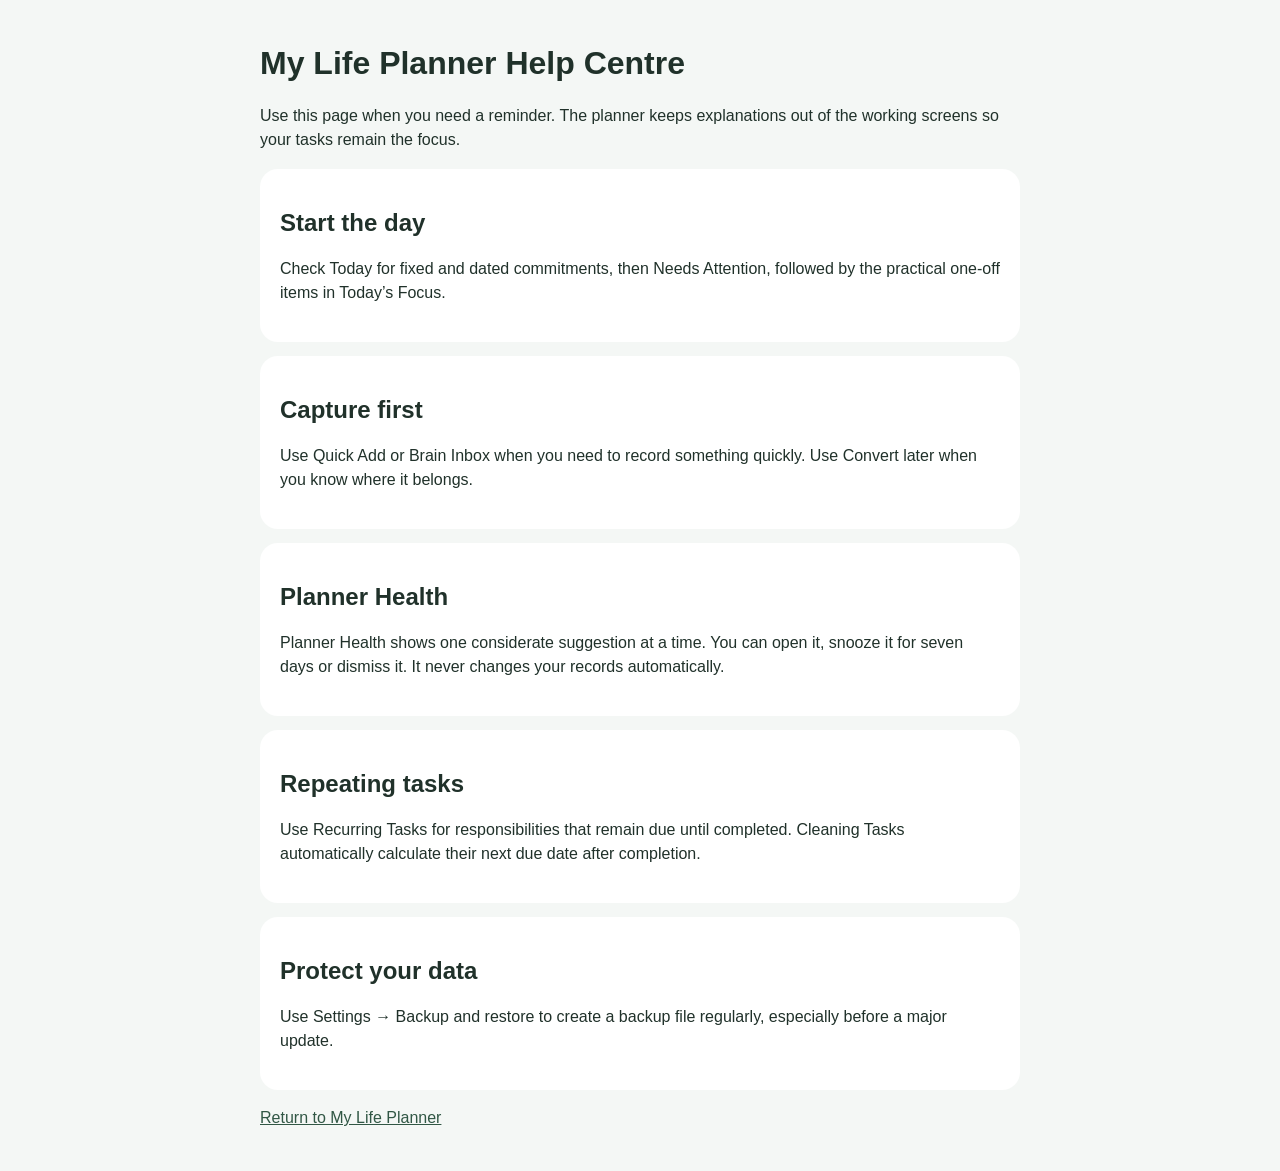
<file: HELP_GUIDE.html>
<!doctype html><html lang="en"><head><meta charset="utf-8"><meta name="viewport" content="width=device-width,initial-scale=1"><title>My Life Planner Help</title><style>body{font-family:Arial,sans-serif;max-width:760px;margin:auto;padding:24px;line-height:1.55;color:#20312a;background:#f4f7f5}section{background:white;padding:20px;margin:14px 0;border-radius:18px}h1,h2{line-height:1.15}a{color:#315745}</style></head><body><h1>My Life Planner Help Centre</h1><p>Use this page when you need a reminder. The planner keeps explanations out of the working screens so your tasks remain the focus.</p><section><h2>Start the day</h2><p>Check Today for fixed and dated commitments, then Needs Attention, followed by the practical one-off items in Today’s Focus.</p></section><section><h2>Capture first</h2><p>Use Quick Add or Brain Inbox when you need to record something quickly. Use Convert later when you know where it belongs.</p></section><section><h2>Planner Health</h2><p>Planner Health shows one considerate suggestion at a time. You can open it, snooze it for seven days or dismiss it. It never changes your records automatically.</p></section><section><h2>Repeating tasks</h2><p>Use Recurring Tasks for responsibilities that remain due until completed. Cleaning Tasks automatically calculate their next due date after completion.</p></section><section><h2>Protect your data</h2><p>Use Settings → Backup and restore to create a backup file regularly, especially before a major update.</p></section><p><a href="index.html">Return to My Life Planner</a></p></body></html>
</file>
<file: style.css>
* { box-sizing: border-box; }

:root {
  font-family: Arial, Helvetica, sans-serif;
  color: #243229;
  background: #eef3ef;
}

body {
  margin: 0;
  background: linear-gradient(180deg, #eef3ef 0%, #f8faf8 100%);
}

button, input, select, textarea { font: inherit; }

button {
  border: 0;
  border-radius: 14px;
  padding: 14px 16px;
  background: #5f7d68;
  color: white;
  font-weight: 700;
  cursor: pointer;
  box-shadow: 0 4px 10px rgba(36, 50, 41, 0.12);
}

button:hover { background: #4d6957; }

button:focus-visible,
input:focus-visible,
select:focus-visible,
textarea:focus-visible {
  outline: 3px solid #d2a75a;
  outline-offset: 3px;
}

.app-shell {
  width: min(820px, 100%);
  margin: 0 auto;
  padding: 20px 16px 50px;
}

.app-header {
  text-align: center;
  padding: 18px 10px 8px;
}

.app-header h1 {
  margin: 4px 0;
  font-size: clamp(2.2rem, 8vw, 3.4rem);
}

.eyebrow {
  margin: 0 0 6px;
  color: #6c7d71;
  font-size: 0.82rem;
  font-weight: 800;
  letter-spacing: 0.08em;
  text-transform: uppercase;
}

.date-line {
  margin: 6px 0 0;
  color: #627067;
  font-weight: 700;
}

.panel {
  margin-top: 18px;
  padding: 20px;
  border-radius: 22px;
  background: rgba(255,255,255,0.96);
  box-shadow: 0 10px 26px rgba(53,77,60,0.1);
}

.panel h2 { margin: 0 0 10px; }
.panel p { line-height: 1.5; }
.welcome-panel { border-left: 6px solid #8fa596; }
.due-panel { border-left: 6px solid #d4a75a; }

.section-heading {
  display: flex;
  justify-content: space-between;
  gap: 14px;
  align-items: flex-start;
  margin-bottom: 10px;
}

.add-button { min-width: 90px; }

.small-button,
.secondary-button,
.icon-button {
  background: #f3f7f4;
  color: #425448;
  border: 1px solid #b9c8bd;
  box-shadow: none;
}

.small-button { padding: 10px 12px; font-size: 0.88rem; }
.icon-button { padding: 8px 11px; }
.secondary-button { padding: 12px 16px; }

.progress-wrap {
  height: 14px;
  overflow: hidden;
  border-radius: 999px;
  background: #dfe8e1;
}

.progress-bar {
  width: 0%;
  height: 100%;
  border-radius: inherit;
  background: #6d9477;
  transition: width 0.25s ease;
}

.progress-text {
  margin: 8px 0 0;
  font-weight: 700;
  color: #596b5f;
}

.checklist,
.stack-list {
  display: grid;
  gap: 10px;
}

.task-row,
.list-card {
  padding: 14px;
  border: 1px solid #dce6de;
  border-radius: 16px;
  background: #fbfdfb;
}

.task-row {
  display: grid;
  grid-template-columns: auto 1fr;
  gap: 12px;
  align-items: start;
}

.task-row input {
  width: 22px;
  height: 22px;
  margin-top: 2px;
  accent-color: #5f7d68;
}

.task-copy { display: grid; gap: 4px; }
.task-title, .card-title { font-weight: 800; }
.task-time, .card-meta { color: #6d7b72; font-size: 0.92rem; }
.task-row.completed { opacity: 0.68; background: #f0f5f1; }
.task-row.completed .task-title { text-decoration: line-through; }

.button-grid,
.category-buttons {
  display: grid;
  gap: 10px;
}

.button-grid { grid-template-columns: repeat(3, minmax(0,1fr)); }
.category-buttons { grid-template-columns: repeat(2, minmax(0,1fr)); }
.category-buttons button:last-child { grid-column: 1 / -1; }

.choice-card,
.category-area {
  margin-top: 16px;
  min-height: 90px;
  padding: 18px;
  border-radius: 17px;
  background: #f2f6f3;
  border: 1px dashed #9fb2a4;
  white-space: pre-line;
  line-height: 1.55;
}

.list-card {
  display: grid;
  gap: 10px;
}

.card-top {
  display: flex;
  justify-content: space-between;
  gap: 12px;
  align-items: flex-start;
}

.card-actions {
  display: flex;
  gap: 8px;
  flex-wrap: wrap;
}

.card-actions button {
  padding: 8px 11px;
  font-size: 0.85rem;
}

.danger-button {
  background: #8c5e5e;
}

.badge {
  display: inline-block;
  width: fit-content;
  padding: 5px 9px;
  border-radius: 999px;
  background: #e8efe9;
  color: #4d6253;
  font-size: 0.8rem;
  font-weight: 800;
}

.badge.due { background: #fff0cf; color: #795718; }
.badge.overdue { background: #f8d7d7; color: #7d2d2d; }
.badge.ongoing { background: #ddeaf5; color: #315d7b; }

.steps-list {
  display: grid;
  gap: 8px;
  padding-top: 4px;
}

.step-row {
  display: grid;
  grid-template-columns: auto 1fr;
  gap: 8px;
  align-items: start;
}

.step-row input {
  width: 19px;
  height: 19px;
  accent-color: #5f7d68;
}

.empty-state {
  padding: 16px;
  border-radius: 14px;
  background: #f5f7f5;
  color: #68766d;
}

dialog {
  width: min(620px, calc(100% - 28px));
  border: 0;
  border-radius: 22px;
  padding: 0;
  box-shadow: 0 24px 70px rgba(20,30,23,0.35);
}

dialog::backdrop {
  background: rgba(22,31,25,0.55);
}

dialog form {
  display: grid;
  gap: 16px;
  padding: 22px;
}

.dialog-header {
  display: flex;
  justify-content: space-between;
  align-items: flex-start;
}

.dialog-header h2 { margin: 0; }

label {
  display: grid;
  gap: 7px;
  font-weight: 700;
}

input, select, textarea {
  width: 100%;
  border: 1px solid #b8c5bb;
  border-radius: 12px;
  padding: 12px;
  background: white;
  color: #243229;
}

textarea { resize: vertical; }

.dialog-actions {
  display: flex;
  justify-content: flex-end;
  gap: 10px;
}

.hidden { display: none; }

@media (max-width: 620px) {
  .button-grid,
  .category-buttons {
    grid-template-columns: 1fr;
  }

  .category-buttons button:last-child { grid-column: auto; }
  .section-heading, .card-top { flex-direction: column; }
  .small-button, .add-button { width: 100%; }
  button { width: 100%; }
  .card-actions { width: 100%; }
  .card-actions button { flex: 1; }
}


.editing-note {
  padding: 10px 12px;
  border-radius: 12px;
  background: #fff5dc;
  color: #725616;
  font-weight: 700;
}

.week-heading {
  margin: 8px 0 2px;
  font-size: 1rem;
  color: #53665a;
}

.card-details {
  white-space: pre-line;
  color: #536158;
}

.completed-card {
  opacity: 0.62;
}

.completed-card .card-title {
  text-decoration: line-through;
}


.cleaning-card {
  border-left: 5px solid #7f9f88;
}

.cleaning-frequency {
  font-weight: 800;
  color: #52675a;
}

.due-today {
  border-left-color: #d09a3e;
  background: #fffaf0;
}


.overview-grid {
  display: grid;
  grid-template-columns: repeat(2, minmax(0, 1fr));
  gap: 10px;
}

.overview-card {
  padding: 16px;
  border-radius: 16px;
  background: #f4f7f4;
  border: 1px solid #d8e2da;
}

.overview-number {
  display: block;
  margin-top: 4px;
  font-size: 1.8rem;
  font-weight: 800;
  color: #4f6757;
}

.today-highlight {
  border-left: 5px solid #d29b3f;
  background: #fff9ec;
}

@media (max-width: 620px) {
  .overview-grid {
    grid-template-columns: 1fr;
  }
}


.app-header {
  text-align: left;
  display: grid;
  grid-template-columns: 1fr auto;
  gap: 10px 16px;
  align-items: start;
  padding: 14px 4px 4px;
}

.app-header h1 {
  font-size: clamp(1.8rem, 7vw, 2.6rem);
}

.header-actions {
  display: flex;
  gap: 8px;
  flex-wrap: wrap;
  justify-content: flex-end;
}

.compact-progress {
  grid-column: 1 / -1;
  width: min(260px, 100%);
  display: grid;
  grid-template-columns: auto 1fr;
  align-items: center;
  gap: 9px;
  font-size: 0.8rem;
  font-weight: 700;
  color: #596b5f;
}

.compact-progress .progress-wrap {
  height: 7px;
}

.inline-actions,
.mini-actions {
  display: flex;
  flex-wrap: wrap;
  gap: 7px;
}

.editable-task {
  display: grid;
  gap: 6px;
}

.mini-actions {
  justify-content: flex-end;
}

.mini-actions button {
  padding: 6px 9px;
  font-size: 0.78rem;
}

.storage-status {
  margin: 12px 0 0;
  font-size: 0.9rem;
  color: #596b5f;
}

@media (max-width: 560px) {
  .app-header {
    grid-template-columns: 1fr;
  }
  .header-actions {
    justify-content: flex-start;
  }
  .section-heading {
    flex-direction: column;
  }
}

.version-badge{display:inline-block;vertical-align:middle;font-size:.68rem;letter-spacing:.04em;padding:3px 7px;border-radius:999px;background:#e1ebe3;color:#4d6655}
.save-indicator{display:inline-block;margin:7px 0 12px;padding:5px 9px;border-radius:999px;background:#eef3ef;color:#596b5f;font-size:.82rem;font-weight:700;transition:transform .2s ease,background .2s ease}
.save-indicator.saved{background:#dcebdd;transform:scale(1.03)}
.storage-details{margin-top:14px;border-top:1px solid #d9e1da;padding-top:12px}
.storage-details summary{cursor:pointer;font-weight:700;color:#496052}
.storage-details p{color:#596b5f;line-height:1.55}
body{padding-bottom:calc(24px + env(safe-area-inset-bottom))}
button,input,select,textarea{font-size:16px}
@media (display-mode:standalone){.app-shell{padding-top:max(12px,env(safe-area-inset-top))}}

.collapsed-content{display:none!important}
.manager-dialog{width:min(680px,calc(100% - 24px));max-height:85vh;overflow:auto}
.manager-list{display:grid;gap:10px;margin:14px 0}
.manager-row{display:flex;justify-content:space-between;align-items:center;gap:12px;padding:12px;border:1px solid #d9e1da;border-radius:12px;background:#fff}
.manager-add{display:grid;gap:10px;padding-top:14px;border-top:1px solid #d9e1da}
.manager-add label{display:grid;gap:5px;font-weight:700;color:#496052}
@media(max-width:560px){.manager-row{align-items:flex-start;flex-direction:column}.manager-row .mini-actions{justify-content:flex-start}}


/* Version 9 customisation */
:root { --accent:#5f7d68; --accent-dark:#4d6957; --page:#eef3ef; --page2:#f8faf8; --panel:#ffffff; --text:#243229; --muted:#627067; --edge:#8fa596; }
body[data-theme="sage"] { --accent:#5f7d68; --accent-dark:#4d6957; --page:#eef3ef; --page2:#f8faf8; --panel:#ffffff; --text:#243229; --muted:#627067; --edge:#8fa596; }
body[data-theme="blue"] { --accent:#587a93; --accent-dark:#42647d; --page:#edf4f8; --page2:#f8fbfd; --panel:#ffffff; --text:#24313a; --muted:#60717d; --edge:#91afc2; }
body[data-theme="rose"] { --accent:#9a6670; --accent-dark:#80515b; --page:#f8eff1; --page2:#fdf9fa; --panel:#ffffff; --text:#3b292d; --muted:#79656a; --edge:#c59aa3; }
body[data-theme="lavender"] { --accent:#756d9b; --accent-dark:#5f5784; --page:#f2f0f8; --page2:#faf9fd; --panel:#ffffff; --text:#302d3c; --muted:#716d80; --edge:#aaa3c7; }
body[data-theme="sand"] { --accent:#8a7556; --accent-dark:#705e43; --page:#f6f1e8; --page2:#fcfaf6; --panel:#ffffff; --text:#382f24; --muted:#756b5d; --edge:#baa98b; }
body { background:linear-gradient(180deg,var(--page) 0%,var(--page2) 100%); color:var(--text); }
button { background:var(--accent); }
button:hover { background:var(--accent-dark); }
.panel { background:color-mix(in srgb, var(--panel) 96%, transparent); }
.welcome-panel { border-left-color:var(--edge); }
body[data-font="clear"] { font-family:Arial,Helvetica,sans-serif; }
body[data-font="rounded"] { font-family:"Trebuchet MS",Arial,sans-serif; }
body[data-font="classic"] { font-family:Georgia,"Times New Roman",serif; }
body[data-font="modern"] { font-family:"Avenir Next",Avenir,"Segoe UI",sans-serif; }
body[data-font="large"] { font-family:Verdana,Geneva,sans-serif; font-size:18px; }
.settings-grid { display:grid; gap:14px; grid-template-columns:repeat(auto-fit,minmax(190px,1fr)); }
.settings-divider { border:0; border-top:1px solid #d9e1da; margin:22px 0; }
.backup-row { display:flex; align-items:center; justify-content:space-between; gap:14px; padding:14px; border:1px solid #d9e1da; border-radius:14px; background:rgba(255,255,255,.72); }
.backup-row + .backup-row { margin-top:10px; }
.settings-panel h3 { margin:0 0 8px; }

.header-actions{display:flex;gap:8px;justify-content:center;flex-wrap:wrap;margin-top:12px}
.compact-list{display:grid;gap:7px}
.compact-reminder-row{display:grid;grid-template-columns:auto minmax(0,1fr) auto;gap:10px;align-items:center;padding:9px 12px;border:1px solid #dce6de;border-radius:13px;background:#fbfdfb}
.compact-reminder-row input{width:21px;height:21px;margin:0;accent-color:#5f7d68}
.compact-copy{display:grid;gap:1px;min-width:0}.compact-copy strong{font-size:.98rem}.compact-copy span{font-size:.82rem;color:#6d7b72;white-space:nowrap;overflow:hidden;text-overflow:ellipsis}
.compact-badge{font-size:.72rem;font-weight:800;padding:4px 7px;border-radius:999px;background:#fff0cf;color:#795718}.compact-icon{width:21px;text-align:center}
.settings-dialog{width:min(720px,calc(100% - 24px));max-height:90vh}.settings-content{padding:0 20px 22px;overflow:auto;max-height:calc(90vh - 76px)}
.setting-preview{padding:14px;border-radius:14px;border:1px solid #ccd7cf;background:#eef3ef;font-weight:700}.font-preview{font-weight:400}
.setting-preview[data-theme-preview="blue"]{background:#e8f1f8}.setting-preview[data-theme-preview="rose"]{background:#f7e8eb}.setting-preview[data-theme-preview="lavender"]{background:#eee9f8}.setting-preview[data-theme-preview="sand"]{background:#f4eedf}.setting-preview[data-theme-preview="mint"]{background:#e3f5ed}.setting-preview[data-theme-preview="peach"]{background:#fae9dc}.setting-preview[data-theme-preview="teal"]{background:#dfeeee}.setting-preview[data-theme-preview="grey"]{background:#eceff1}.setting-preview[data-theme-preview="berry"]{background:#f0e2e9}
.font-preview[data-font-preview="rounded"],body[data-font="rounded"]{font-family:"Trebuchet MS",Arial,sans-serif}.font-preview[data-font-preview="classic"],body[data-font="classic"]{font-family:Georgia,"Times New Roman",serif}.font-preview[data-font-preview="modern"],body[data-font="modern"]{font-family:Verdana,Arial,sans-serif}.font-preview[data-font-preview="large"],body[data-font="large"]{font-family:Arial,sans-serif;font-size:1.08rem}.font-preview[data-font-preview="friendly"],body[data-font="friendly"]{font-family:"Comic Sans MS","Trebuchet MS",sans-serif}.font-preview[data-font-preview="book"],body[data-font="book"]{font-family:Palatino,"Palatino Linotype",serif}.font-preview[data-font-preview="compact"],body[data-font="compact"]{font-family:Arial,sans-serif;letter-spacing:-.015em}.font-preview[data-font-preview="softserif"],body[data-font="softserif"]{font-family:"Book Antiqua",Georgia,serif}.font-preview[data-font-preview="spacious"],body[data-font="spacious"]{font-family:Arial,sans-serif;letter-spacing:.035em;line-height:1.65}
body[data-theme="mint"] .panel{background:#f7fffb}body[data-theme="peach"] .panel{background:#fffaf6}body[data-theme="teal"] .panel{background:#f5fbfb}body[data-theme="grey"] .panel{background:#fafbfc}body[data-theme="berry"] .panel{background:#fff8fb}
.choice-list{margin:0 0 14px;padding-left:24px}.choice-list li{margin:8px 0}
@media(max-width:560px){.compact-reminder-row{grid-template-columns:auto minmax(0,1fr)}.compact-badge{grid-column:2;justify-self:start}.settings-grid{grid-template-columns:1fr}.header-actions{justify-content:center}}


/* v9.2 bottom navigation */
.app-shell { padding-bottom: 110px; }
.view-heading { margin: 10px 4px 2px; padding: 8px 4px; }
.view-heading h2 { margin: 0; font-size: 1.35rem; }
.app-view-section[hidden] { display: none !important; }
.bottom-nav {
  position: fixed;
  left: 50%;
  bottom: max(10px, env(safe-area-inset-bottom));
  transform: translateX(-50%);
  width: min(790px, calc(100% - 20px));
  display: grid;
  grid-template-columns: repeat(4, 1fr);
  gap: 4px;
  padding: 8px;
  border: 1px solid rgba(95,125,104,.25);
  border-radius: 22px;
  background: rgba(255,255,255,.96);
  box-shadow: 0 12px 35px rgba(36,50,41,.22);
  backdrop-filter: blur(14px);
  z-index: 100;
}
.bottom-nav .nav-button {
  min-width: 0;
  padding: 8px 4px;
  display: grid;
  justify-items: center;
  gap: 3px;
  border-radius: 15px;
  background: transparent;
  color: #526258;
  box-shadow: none;
}
.bottom-nav .nav-button span { font-size: 1.25rem; line-height: 1; }
.bottom-nav .nav-button small { font-size: .72rem; font-weight: 800; }
.bottom-nav .nav-button.active { background: #e4eee7; color: #35513e; }
@media (max-width: 560px) {
  .header-actions .small-button:not(#installButton):not(#updateButton) { display: none; }
  .bottom-nav { bottom: max(6px, env(safe-area-inset-bottom)); width: calc(100% - 12px); }
  .panel { padding: 16px; }
}

/* v9.3 clickable summary rows */
.clickable-reminder{cursor:pointer}
.clickable-reminder:hover,.clickable-reminder:focus-visible{border-color:var(--accent,#5f7d68);box-shadow:0 0 0 3px rgba(95,125,104,.14);outline:none}
.clickable-reminder .compact-copy strong{text-decoration-thickness:1px;text-underline-offset:3px}
.clickable-reminder:hover .compact-copy strong{text-decoration:underline}


/* v9.4 refinements */
.gear-button{width:42px;height:42px;padding:0;border-radius:50%;font-size:1.35rem;display:grid;place-items:center}
.dialog-close{position:absolute;top:10px;right:10px;width:34px;height:34px;min-width:34px;padding:0;border:0;border-radius:50%;background:#eef3ef;color:#26372c;font-size:1.45rem;line-height:1;box-shadow:none;z-index:5}
.dialog-close:hover{background:#dde8e0}
.dialog-header{position:relative;padding-right:52px}
dialog{max-width:calc(100vw - 20px);box-sizing:border-box;overflow:hidden}
.settings-dialog{width:min(720px,calc(100vw - 20px));max-height:calc(100dvh - 20px);margin:auto}
.settings-content{max-height:calc(100dvh - 100px);overflow:auto;overflow-x:hidden;padding:0 18px 22px;box-sizing:border-box}
.settings-grid{grid-template-columns:minmax(0,1fr) minmax(0,1fr)}
.settings-grid>*{min-width:0}.settings-grid select,.settings-grid input{max-width:100%;width:100%;box-sizing:border-box}
.overdue-row{border-color:#d78b8b;background:#fff7f7}.overdue-row .compact-copy span{color:#b42318;font-weight:800}
@media(max-width:600px){.settings-grid{grid-template-columns:1fr}.settings-dialog{width:calc(100vw - 12px);max-height:calc(100dvh - 12px)}.settings-content{padding-left:14px;padding-right:14px}.dialog-header{padding-right:46px}.header-actions .gear-button{display:none}}
\n\n/* v9.6 compact task management */\n.section-plus{width:34px;height:34px;min-width:34px;padding:0;border-radius:50%;font-size:1.55rem;line-height:1;display:grid;place-items:center}\n.compact-manage-row{display:flex;align-items:center;gap:.5rem;padding:.42rem .25rem;border-bottom:1px solid var(--line,#d8ddd8);position:relative}\n.compact-manage-row:last-child{border-bottom:0}.compact-row-main{flex:1;min-width:0;background:transparent!important;border:0!important;color:inherit!important;text-align:left;padding:.3rem .25rem!important;box-shadow:none!important;display:flex;flex-direction:column;gap:.1rem}.compact-row-title{font-weight:700;white-space:nowrap;overflow:hidden;text-overflow:ellipsis}.compact-row-meta{font-size:.78rem;opacity:.72}.completed-row .compact-row-title{text-decoration:line-through;opacity:.62}\n.item-menu{position:relative}.item-menu summary{list-style:none;cursor:pointer;width:34px;height:34px;display:grid;place-items:center;border-radius:50%;font-size:1.4rem;font-weight:700}.item-menu summary::-webkit-details-marker{display:none}.item-menu[open] summary{background:rgba(0,0,0,.07)}.item-menu-popover{position:absolute;right:0;top:38px;z-index:20;min-width:145px;background:var(--panel,#fff);border:1px solid var(--line,#ccd4cc);border-radius:12px;padding:.35rem;box-shadow:0 10px 28px rgba(0,0,0,.18);display:grid;gap:.2rem}.item-menu-popover button{width:100%;text-align:left;padding:.55rem .7rem}.danger-text{color:#a51e1e!important}.field-help{display:block;font-size:.8rem;opacity:.75;margin-top:.35rem}.daily-decider{margin-top:1rem;padding-top:.9rem;border-top:1px solid var(--line,#d8ddd8);display:flex;align-items:center;justify-content:space-between;gap:.8rem}.daily-decider p{margin:.15rem 0 0}.decision-result{margin-top:.7rem;padding:.75rem;border-radius:12px;background:rgba(255,255,255,.55);display:grid;grid-template-columns:1fr auto;gap:.2rem .75rem;align-items:center}.decision-result strong,.decision-result span{grid-column:1}.decision-result button{grid-column:2;grid-row:1/3}.decision-result.hidden{display:none}\n@media(max-width:520px){.daily-decider{align-items:flex-start}.decision-result{grid-template-columns:1fr}.decision-result button{grid-column:1;grid-row:auto;justify-self:start}}\n
/* v9.7 refinements */
.app-header{justify-content:center;text-align:center;grid-template-columns:1fr!important}.app-header>div:first-child{justify-self:center}.header-actions{justify-self:center}.compact-progress{justify-self:center;width:min(420px,100%)}
.section-heading{position:relative}.rhythm-menu{margin-left:auto}
.item-menu{margin-left:auto;flex:0 0 auto}.item-menu summary{position:relative;z-index:31}.item-menu-popover{position:absolute!important;right:0!important;left:auto!important;top:38px!important;z-index:1000!important}.menu-close-x{position:absolute;right:4px;top:3px;width:28px!important;height:28px;padding:0!important;text-align:center!important;border-radius:50%;font-size:1.2rem}.item-menu-popover{padding-top:2.1rem}
.annual-manage-row,.step-compact-row{display:flex;align-items:center;gap:.5rem;padding:.48rem 0;border-bottom:1px solid var(--line,#d8ddd8)}.annual-manage-row>*:first-child,.step-compact-row>*:first-child{flex:1;min-width:0}.step-quick{width:32px;height:32px;min-width:32px;padding:0;border-radius:50%;display:grid;place-items:center}
dialog{max-height:calc(100dvh - 16px)!important;overflow:auto!important}.dialog-content,dialog form{max-height:none!important;overflow:visible!important}.dialog-actions{position:sticky;bottom:0;background:var(--panel,#fff);padding-top:.7rem;z-index:4}
@media(max-width:600px){.app-header h1{font-size:1.55rem}.item-menu-popover{right:0!important;max-width:calc(100vw - 28px)}dialog{width:calc(100vw - 12px)!important;margin:6px auto!important}}

/* v9.8 anchored menus and dated step builder */
.item-menu-anchor{margin-left:auto;flex:0 0 auto;display:inline-flex;align-items:center}.item-menu-trigger{width:34px;height:34px;min-width:34px;padding:0;border-radius:50%;font-size:1.4rem;line-height:1;display:grid;place-items:center}.anchored-item-menu{position:fixed;z-index:99999;min-width:170px;max-width:calc(100vw - 16px);background:var(--panel,#fff);border:1px solid var(--line,#ccd4cc);border-radius:12px;padding:2rem .35rem .35rem;box-shadow:0 12px 32px rgba(0,0,0,.25);display:grid;gap:.2rem}.anchored-item-menu button{width:100%;text-align:left;padding:.55rem .7rem}.anchored-item-menu .menu-close-x{position:absolute;right:4px;top:3px;width:28px!important;height:28px;padding:0!important;text-align:center!important;border-radius:50%}.step-builder-section{margin:.75rem 0}.step-builder-heading{display:flex;align-items:center;justify-content:space-between;gap:.75rem;margin-bottom:.5rem}.step-builder{display:grid;gap:.55rem}.step-builder-row{display:grid;grid-template-columns:minmax(130px,1fr) minmax(125px,.7fr) minmax(130px,.7fr) 34px;gap:.45rem;align-items:center;padding:.55rem;border:1px solid var(--line,#d8ddd8);border-radius:12px}.step-builder-row input,.step-builder-row select{margin:0}.step-before-input{display:flex;align-items:center;gap:.35rem}.step-before-input input{width:72px}.step-before-input span{font-size:.8rem;white-space:nowrap}.step-remove{width:32px;height:32px;min-width:32px;padding:0;border-radius:50%;display:grid;place-items:center}.step-compact-row .item-menu-anchor{margin-left:auto}
@media(max-width:650px){.step-builder-row{grid-template-columns:1fr 1fr 34px}.step-name-input{grid-column:1/-1}.step-date-input,.step-before-input{grid-column:1/3}.step-remove{grid-column:3;grid-row:2}}


/* ===== Version 10 visual system ===== */
:root{--ink:#20312a;--muted:#68766f;--surface:#ffffff;--line:rgba(42,69,57,.12);--accent:#537462;--accent-soft:#e9f1ec;--danger:#a84444;--shadow:0 10px 30px rgba(37,58,48,.08);--radius:20px}
html{scroll-behavior:smooth} body{background:linear-gradient(180deg,#f4f7f5 0,#edf2ef 100%);color:var(--ink);letter-spacing:-.01em}.app-shell{max-width:920px;padding-bottom:105px}.app-header{border-radius:0 0 26px 26px;background:rgba(255,255,255,.88);backdrop-filter:blur(18px);box-shadow:0 8px 28px rgba(34,53,44,.07);position:sticky;top:0;z-index:40}.app-header h1{font-size:clamp(1.45rem,5vw,2rem);letter-spacing:-.035em}.version-badge{font-size:.62rem;vertical-align:middle;background:var(--accent-soft);color:var(--accent);padding:.3rem .48rem;border-radius:999px}.view-heading{padding:24px 4px 8px}.view-heading h2{font-size:clamp(1.55rem,6vw,2.35rem);letter-spacing:-.04em}.panel,.hero-focus{border:1px solid var(--line);border-radius:var(--radius);box-shadow:var(--shadow);background:rgba(255,255,255,.92);margin-bottom:14px}.hero-focus{padding:22px;background:linear-gradient(145deg,#315745,#527763);color:white;box-shadow:0 16px 38px rgba(46,83,66,.22)}.hero-focus .eyebrow,.hero-focus p{color:rgba(255,255,255,.78)}.hero-focus h2{font-size:1.75rem;margin:.1rem 0}.focus-heading{display:flex;justify-content:space-between;gap:16px;align-items:flex-start}.focus-list{margin-top:16px;display:grid;gap:8px}.hero-focus .v10-row{background:rgba(255,255,255,.13);border-color:rgba(255,255,255,.15);color:white}.hero-focus .v10-row-meta{color:rgba(255,255,255,.72)}.dashboard-grid{display:grid;grid-template-columns:1fr 1fr;gap:14px}.dashboard-card{margin:0}.section-heading h2{font-size:1.2rem;letter-spacing:-.025em}.eyebrow{text-transform:uppercase;letter-spacing:.1em;font-size:.68rem;font-weight:750;color:var(--accent)}.v10-row,.compact-manage-row,.annual-manage-row,.step-compact-row{display:flex;align-items:center;gap:10px;min-height:58px;padding:8px 10px;border:1px solid var(--line);border-radius:14px;background:var(--surface);transition:transform .18s ease,box-shadow .18s ease,opacity .2s ease}.v10-row:hover,.compact-manage-row:hover{transform:translateY(-1px);box-shadow:0 7px 18px rgba(39,61,50,.07)}.v10-row-main{min-width:0;flex:1;text-align:left;background:none!important;color:inherit!important;padding:6px!important;border:0!important;box-shadow:none!important}.v10-row-title,.v10-row-meta{display:block;overflow:hidden;text-overflow:ellipsis}.v10-row-title{font-weight:720;font-size:.96rem}.v10-row-meta{font-size:.78rem;color:var(--muted);margin-top:3px}.complete-dot{flex:0 0 32px;width:32px;height:32px;border-radius:50%!important;padding:0!important;background:transparent!important;color:var(--accent)!important;border:1.5px solid currentColor!important}.status-overdue{border-left:4px solid #bd4545}.status-soon{border-left:4px solid #d89035}.status-future{border-left:4px solid #7b9b89}.icon-button,.section-plus,.item-menu-trigger{width:38px;height:38px;border-radius:12px!important;padding:0!important;display:grid;place-items:center;font-size:1.15rem}.hero-focus .icon-button{background:rgba(255,255,255,.16)!important;color:white!important}.anchored-item-menu{position:fixed!important;z-index:1000;min-width:190px;padding:8px;border:1px solid var(--line);border-radius:16px;background:rgba(255,255,255,.98);box-shadow:0 18px 45px rgba(20,35,28,.22);animation:menuPop .16s ease-out}.anchored-item-menu button:not(.menu-close-x){width:100%;text-align:left;background:transparent!important;color:var(--ink)!important;border:0!important;padding:10px 12px!important}.anchored-item-menu .danger-text{color:var(--danger)!important}@keyframes menuPop{from{opacity:0;transform:translateY(-4px) scale(.97)}to{opacity:1;transform:none}}
dialog.bottom-sheet{width:min(680px,100% - 16px);max-height:min(88vh,850px);margin:auto auto 8px;border:0;border-radius:24px 24px 18px 18px;padding:0;box-shadow:0 24px 80px rgba(22,39,31,.32);animation:sheetUp .24s cubic-bezier(.2,.8,.2,1)}dialog.bottom-sheet::backdrop,dialog::backdrop{background:rgba(19,32,26,.38);backdrop-filter:blur(3px)}dialog.bottom-sheet form{padding:8px 20px 22px;overflow:auto;max-height:88vh}.sheet-handle{width:44px;height:5px;background:#c8d1cc;border-radius:99px;margin:4px auto 12px}@keyframes sheetUp{from{opacity:0;transform:translateY(45px)}to{opacity:1;transform:none}}input,textarea,select{border-radius:12px!important;border:1px solid #ccd6d0!important;background:#fbfcfb!important;padding:12px!important;font:inherit}.bottom-nav{background:rgba(255,255,255,.9);backdrop-filter:blur(18px);border:1px solid var(--line);box-shadow:0 12px 40px rgba(24,43,34,.18);border-radius:20px;bottom:10px;left:50%;transform:translateX(-50%);width:min(700px,calc(100% - 20px));padding:6px}.nav-button{border-radius:14px!important}.nav-button.active{background:var(--accent-soft)!important;color:var(--accent)!important}.calm-empty{display:flex;flex-direction:column;gap:4px;color:rgba(255,255,255,.9)!important;background:rgba(255,255,255,.1)!important}.calm-empty span{font-size:.84rem;color:rgba(255,255,255,.7)}
@media(max-width:650px){.dashboard-grid{grid-template-columns:1fr}.header-actions .small-button:not(#installButton):not(#updateButton){display:none}.app-shell{padding-left:10px;padding-right:10px}.panel,.hero-focus{border-radius:18px}.hero-focus{padding:18px}.bottom-nav small{font-size:.64rem}}
@media(prefers-reduced-motion:reduce){*,*::before,*::after{animation-duration:.01ms!important;transition-duration:.01ms!important;scroll-behavior:auto!important}}

/* v10.1 usability restoration */
:root{--accent:#1769c2;--accent-soft:#e8f2ff}
.brand-title{display:flex;align-items:center;justify-content:center;gap:.38rem}.header-zebra{width:34px;height:34px;border-radius:9px}.brand-77{color:#1769c2;font-weight:850;font-size:.72em}.focus-panel{padding:20px}.focus-panel .focus-heading p{color:var(--muted)}.focus-panel .icon-button{background:var(--accent-soft)!important;color:var(--accent)!important}.focus-panel .v10-row{background:#fff;color:var(--ink);border-color:var(--line)}.focus-panel .v10-row-meta{color:var(--muted)}.focus-panel .complete-dot{background:#fff!important;color:#1769c2!important;border:2px solid #1769c2!important;box-shadow:inset 0 0 0 3px #fff}.focus-tools{display:grid;grid-template-columns:repeat(3,1fr);gap:8px;margin-top:14px}.choice-tool{display:flex;gap:6px;align-items:center;justify-content:center;min-height:44px;padding:8px!important;border-radius:12px!important;font-size:.8rem!important}.section-actions{display:flex;gap:7px}.voice-button{width:38px;height:38px;padding:0!important;border-radius:12px!important;display:grid;place-items:center}.capture-input-row{display:flex;gap:8px}.capture-input-row input{flex:1;min-width:0}.capture-mic{flex:0 0 44px;height:44px}.voice-button.listening{animation:micPulse .8s infinite alternate}@keyframes micPulse{to{transform:scale(1.08);box-shadow:0 0 0 7px rgba(23,105,194,.15)}}.convert-actions{display:grid;grid-template-columns:1fr;gap:8px;margin:12px 0}.convert-actions button{background:var(--accent-soft)!important;color:var(--accent)!important;text-align:left!important}.stack-list{display:grid;gap:8px}.app-header{border-top:4px solid #1769c2}
@media(max-width:560px){.focus-tools{grid-template-columns:1fr}.choice-tool{justify-content:flex-start}.brand-title{flex-wrap:wrap}.header-zebra{width:30px;height:30px}}


/* v10.3 My Lists */
.lists-hub{background:linear-gradient(180deg,#fff,#f5f9ff)}
.list-search-label{display:block;margin:14px 0 12px;font-weight:700;color:#17345d}
.list-search-label input{margin-top:6px;width:100%}
.list-hub-grid{display:grid;grid-template-columns:repeat(2,minmax(0,1fr));gap:10px}
.list-hub-grid button{display:grid;grid-template-columns:auto 1fr;grid-template-rows:auto auto;gap:2px 9px;text-align:left;align-items:center;background:#fff;border:1px solid #d8e5f5;border-radius:15px;padding:13px;box-shadow:0 4px 14px rgba(27,67,119,.06)}
.list-hub-grid button span{grid-row:1/3;font-size:1.45rem}.list-hub-grid button strong{font-size:.98rem}.list-hub-grid button small{color:#64748b}
.managed-list-section{scroll-margin-top:18px}.list-highlight{animation:listFlash .9s ease}.search-no-match{opacity:.48}
@keyframes listFlash{0%,100%{box-shadow:var(--panel-shadow)}50%{box-shadow:0 0 0 4px rgba(23,105,194,.22),var(--panel-shadow)}}
@media(min-width:700px){.list-hub-grid{grid-template-columns:repeat(3,minmax(0,1fr))}}

#appointmentDialog textarea{width:100%;box-sizing:border-box}.dialog-content{padding:1rem}.dialog-actions{display:flex;justify-content:flex-end;gap:.6rem;padding:1rem}.managed-list-section[hidden]{display:none!important}


/* v21 — simplified, centred application header */
.app-header {
  display: grid;
  grid-template-columns: 1fr !important;
  justify-items: center;
  gap: 10px;
  padding: 12px 12px 10px;
  text-align: center;
}
.header-branding {
  width: 100%;
  display: grid;
  justify-items: center;
  gap: 2px;
}
.brand-title-row {
  display: flex;
  align-items: center;
  justify-content: center;
  gap: clamp(8px, 2.5vw, 16px);
  width: 100%;
}
.brand-title {
  display: block;
  margin: 0;
  min-width: 0;
  font-size: clamp(1.35rem, 5vw, 2rem) !important;
  line-height: 1.12;
  text-align: center;
}
.header-zebra {
  width: clamp(32px, 9vw, 46px);
  height: clamp(32px, 9vw, 46px);
  flex: 0 0 auto;
  border-radius: 10px;
}
.header-version {
  margin: 3px 0 0;
  color: #a3aaa6;
  font-size: .68rem;
  font-weight: 600;
  letter-spacing: .08em;
  line-height: 1;
}
.app-header .date-line {
  margin: 5px 0 0;
}
.app-header .compact-progress {
  grid-column: 1;
  justify-self: center;
  width: min(420px, 100%);
}
.app-maintenance-actions:has(.hidden + .hidden),
.app-maintenance-actions:has(.hidden:first-child:last-child) {
  display: none;
}
@media (max-width: 390px) {
  .brand-title-row { gap: 6px; }
  .header-zebra { width: 30px; height: 30px; }
  .brand-title { font-size: 1.22rem !important; }
}


/* v23 consistent compact list controls */
.managed-list-section .compact-manage-row{margin-bottom:7px}
.nested-compact-row{margin-left:24px;min-height:50px;background:rgba(255,255,255,.62)}
.nested-compact-row .compact-row-title{font-weight:650}
.project-compact-row{margin-top:8px}
.item-menu-trigger{background:transparent!important;color:var(--ink)!important;border:0!important;box-shadow:none!important;font-size:1.5rem;line-height:1}
.app-maintenance-actions{display:flex!important;flex-wrap:wrap;gap:8px}
@media(max-width:520px){.nested-compact-row{margin-left:12px}.compact-row-meta{white-space:normal}}


/* v23 settings visibility and persistence repair */
.settings-maintenance-panel{margin:0 0 18px;padding:16px;border:2px solid var(--accent);border-radius:16px;background:var(--panel,#fff)}
.settings-maintenance-panel h3{margin:0 0 5px}
.settings-maintenance-panel .card-meta{margin:0 0 12px}
.settings-maintenance-panel .app-maintenance-actions{display:flex!important;visibility:visible!important;opacity:1!important;gap:10px;flex-wrap:wrap}
.settings-maintenance-panel button{display:inline-flex!important;visibility:visible!important;opacity:1!important;min-height:44px}


/* v24 appointment editor and cards; v25 optional end time */
.appointment-form-layout{display:grid;gap:1rem}.appointment-fieldset{border:1px solid var(--line,#d8ddd8);border-radius:16px;padding:1rem;margin:0}.appointment-fieldset legend{font-weight:800;padding:0 .45rem}.appointment-core-grid .full-width,.appointment-form-layout .full-width{grid-column:1/-1}.appointment-card{border:1px solid var(--line,#d8ddd8);border-radius:16px;background:var(--card,#fff);padding:.8rem .9rem;display:grid;gap:.7rem}.appointment-card-main{display:grid;grid-template-columns:minmax(0,1fr) auto;gap:.5rem;align-items:start}.appointment-open{border:0;background:transparent;color:inherit;text-align:left;padding:0;display:grid;gap:.18rem;width:100%}.appointment-date{font-size:.78rem;font-weight:800;letter-spacing:.04em;text-transform:uppercase;opacity:.65}.appointment-title{font-size:1.05rem;font-weight:800}.appointment-meta,.appointment-notes{font-size:.9rem;opacity:.78}.appointment-notes{white-space:pre-wrap}.appointment-link-button{justify-self:start;padding:.55rem .8rem}.change-log{margin:.5rem 0 0;padding-left:1.2rem}.change-log li{margin:.3rem 0}@media(max-width:560px){.appointment-core-grid{grid-template-columns:1fr}.appointment-core-grid>*{grid-column:1/-1}}


/* v27 Lists and visual polish */
.view-heading,
.lists-hub > .section-heading,
.managed-list-section > .section-heading,
.app-view-section > .section-heading,
.settings-dialog .dialog-header > div,
.manager-dialog .dialog-header > div,
.bottom-sheet .dialog-header > div {
  text-align: center;
}
.view-heading .eyebrow,
.view-heading h2 { text-align:center; }
.managed-list-section > .section-heading { position:relative; justify-content:center; padding-right:0; }
.managed-list-section > .section-heading > div:first-child { flex:1; text-align:center; padding:0 112px; }
.list-heading-controls { position:absolute; right:0; top:50%; transform:translateY(-50%); display:flex; gap:7px; align-items:center; }
.list-collapse-toggle { min-width:98px; white-space:nowrap; padding:9px 10px; font-size:.78rem; }
.managed-list-section.list-section-collapsed > :not(.section-heading) { display:none!important; }
.managed-list-section.list-section-collapsed { padding-bottom:16px; }
.list-hub-grid button strong { display:block; }
.list-hub-grid button { min-height:72px; }

body[data-font="clear"] { font-family:"Segoe UI",Arial,sans-serif; }
body[data-font="rounded"] { font-family:"Trebuchet MS","Segoe UI",sans-serif; }
body[data-font="classic"] { font-family:Georgia,"Times New Roman",serif; }
body[data-font="modern"] { font-family:Inter,"Segoe UI",Arial,sans-serif; }
body[data-font="large"] { font-family:Verdana,Geneva,sans-serif; font-size:18px; }
body[data-font="friendly"] { font-family:"Comic Sans MS","Trebuchet MS",sans-serif; }
body[data-font="book"] { font-family:Palatino,"Book Antiqua",Georgia,serif; }
body[data-font="compact"] { font-family:Tahoma,"Arial Narrow",Arial,sans-serif; letter-spacing:-.015em; }
body[data-font="softserif"] { font-family:"Sitka Text",Cambria,Georgia,serif; }
body[data-font="spacious"] { font-family:"Segoe UI",Arial,sans-serif; letter-spacing:.025em; line-height:1.65; }

@media(max-width:620px){
  .managed-list-section > .section-heading { align-items:center; padding-top:4px; }
  .managed-list-section > .section-heading > div:first-child { padding:0 0 48px; width:100%; }
  .list-heading-controls { left:50%; right:auto; top:auto; bottom:0; transform:translateX(-50%); }
  .list-collapse-toggle { min-width:112px; }
}

/* v27 font and navigation corrections */
body[data-font="clear"]{font-family:Arial,Helvetica,sans-serif!important;letter-spacing:normal;line-height:1.45}
body[data-font="rounded"]{font-family:"Trebuchet MS",Arial,sans-serif!important;letter-spacing:.01em;line-height:1.5}
body[data-font="classic"]{font-family:Georgia,"Times New Roman",serif!important;letter-spacing:normal;line-height:1.55}
body[data-font="modern"]{font-family:"Segoe UI",Arial,sans-serif!important;letter-spacing:.015em;line-height:1.45}
body[data-font="large"]{font-family:Verdana,Geneva,sans-serif!important;font-size:18px;letter-spacing:.01em;line-height:1.55}
body[data-font="friendly"]{font-family:"Comic Sans MS","Trebuchet MS",sans-serif!important;letter-spacing:.01em;line-height:1.5}
body[data-font="book"]{font-family:Palatino,"Book Antiqua",Georgia,serif!important;letter-spacing:.01em;line-height:1.58}
body[data-font="compact"]{font-family:Tahoma,Arial,sans-serif!important;letter-spacing:-.025em;line-height:1.35}
body[data-font="softserif"]{font-family:Cambria,Georgia,serif!important;letter-spacing:.005em;line-height:1.55}
body[data-font="spacious"]{font-family:Arial,Helvetica,sans-serif!important;letter-spacing:.055em;line-height:1.75}
body[data-font] button,body[data-font] input,body[data-font] select,body[data-font] textarea{font-family:inherit!important}
.font-preview[data-font-preview="clear"]{font-family:Arial,Helvetica,sans-serif;letter-spacing:normal;line-height:1.45}
.font-preview[data-font-preview="rounded"]{font-family:"Trebuchet MS",Arial,sans-serif;letter-spacing:.01em;line-height:1.5}
.font-preview[data-font-preview="classic"]{font-family:Georgia,"Times New Roman",serif;line-height:1.55}
.font-preview[data-font-preview="modern"]{font-family:"Segoe UI",Arial,sans-serif;letter-spacing:.015em}
.font-preview[data-font-preview="large"]{font-family:Verdana,Geneva,sans-serif;font-size:18px;line-height:1.55}
.font-preview[data-font-preview="friendly"]{font-family:"Comic Sans MS","Trebuchet MS",sans-serif}
.font-preview[data-font-preview="book"]{font-family:Palatino,"Book Antiqua",Georgia,serif;line-height:1.58}
.font-preview[data-font-preview="compact"]{font-family:Tahoma,Arial,sans-serif;letter-spacing:-.025em;line-height:1.35}
.font-preview[data-font-preview="softserif"]{font-family:Cambria,Georgia,serif;line-height:1.55}
.font-preview[data-font-preview="spacious"]{font-family:Arial,Helvetica,sans-serif;letter-spacing:.055em;line-height:1.75}


/* v28 verified Lists labels, distinct fonts and opening behaviour */
.list-hub-grid button{
  display:grid!important;
  grid-template-columns:38px minmax(0,1fr)!important;
  grid-template-rows:auto auto!important;
  column-gap:10px!important;
  text-align:left!important;
  align-items:center!important;
}
.list-hub-grid button span{grid-column:1!important;grid-row:1/3!important;font-size:1.35rem!important}
.list-hub-grid button strong{grid-column:2!important;grid-row:1!important;display:block!important;font-size:1rem!important;line-height:1.2!important;color:inherit!important;visibility:visible!important}
.list-hub-grid button small{grid-column:2!important;grid-row:2!important;display:block!important;visibility:visible!important}

body[data-font="clear"]{font-family:-apple-system,BlinkMacSystemFont,"Segoe UI",Arial,sans-serif!important;letter-spacing:normal!important;line-height:1.48!important}
body[data-font="rounded"]{font-family:"Trebuchet MS",Trebuchet,Arial,sans-serif!important;letter-spacing:.015em!important;line-height:1.52!important}
body[data-font="classic"]{font-family:Georgia,"Times New Roman",serif!important;letter-spacing:normal!important;line-height:1.58!important}
body[data-font="modern"]{font-family:"Courier New",Courier,monospace!important;letter-spacing:-.015em!important;line-height:1.48!important}
body[data-font="large"]{font-family:Verdana,Geneva,sans-serif!important;font-size:18px!important;letter-spacing:.005em!important;line-height:1.6!important}
body[data-font="friendly"]{font-family:"Comic Sans MS","Comic Sans",cursive!important;letter-spacing:.01em!important;line-height:1.55!important}
body[data-font="book"]{font-family:"Times New Roman",Times,serif!important;letter-spacing:.01em!important;line-height:1.62!important}
body[data-font="compact"]{font-family:"Arial Narrow","Roboto Condensed",Arial,sans-serif!important;font-stretch:condensed!important;letter-spacing:-.04em!important;line-height:1.34!important}
body[data-font="softserif"]{font-family:Palatino,"Palatino Linotype","Book Antiqua",serif!important;letter-spacing:.005em!important;line-height:1.62!important}
body[data-font="spacious"]{font-family:Arial,Helvetica,sans-serif!important;letter-spacing:.075em!important;line-height:1.82!important}
.font-preview[data-font-preview="modern"]{font-family:"Courier New",Courier,monospace!important}
.font-preview[data-font-preview="friendly"]{font-family:"Comic Sans MS","Comic Sans",cursive!important}
.font-preview[data-font-preview="book"]{font-family:"Times New Roman",Times,serif!important}


/* v29 permanent visible labels for Lists shortcuts */
.list-hub-grid .list-shortcut{
  display:grid!important;
  grid-template-columns:1fr!important;
  grid-template-rows:auto auto auto!important;
  justify-items:center!important;
  align-content:center!important;
  gap:4px!important;
  min-height:96px!important;
  padding:12px 8px!important;
  text-align:center!important;
  overflow:visible!important;
}
.list-hub-grid .list-shortcut .list-shortcut-icon{
  display:block!important;
  grid-column:1!important;
  grid-row:1!important;
  font-size:1.6rem!important;
  line-height:1!important;
}
.list-hub-grid .list-shortcut .list-shortcut-label{
  display:block!important;
  grid-column:1!important;
  grid-row:2!important;
  width:100%!important;
  color:#17345d!important;
  font-size:.95rem!important;
  font-weight:800!important;
  line-height:1.2!important;
  white-space:normal!important;
  visibility:visible!important;
  opacity:1!important;
}
.list-hub-grid .list-shortcut small{
  display:block!important;
  grid-column:1!important;
  grid-row:3!important;
  color:#64748b!important;
  font-size:.75rem!important;
  visibility:visible!important;
  opacity:1!important;
}

/* v30 Brain Inbox core */
.capture-options{display:grid;grid-template-columns:1fr 1fr;gap:10px}.convert-heading{margin:0;font-size:.76rem;font-weight:750;color:var(--muted);text-transform:uppercase;letter-spacing:.07em}.processed-inbox-row{opacity:.62}.processed-inbox-row .v10-row-title{text-decoration:line-through}@media(max-width:560px){.capture-options{grid-template-columns:1fr}}


/* v31 unified timeline */
.timeline-filters{display:flex;gap:8px;overflow-x:auto;padding:4px 0 10px;scrollbar-width:thin}
.timeline-filter{flex:0 0 auto;padding:9px 12px;border-radius:999px;background:#f3f7f4;color:#425448;border:1px solid #b9c8bd;box-shadow:none;font-size:.86rem}
.timeline-filter.active{background:#5f7d68;color:#fff;border-color:#5f7d68}
.timeline-summary{margin:0 0 10px;color:#6d7b72;font-size:.92rem;font-weight:700}
.timeline-list{display:grid;gap:8px}
.timeline-date-heading{margin:14px 0 2px;padding-bottom:6px;border-bottom:1px solid #dce6de;font-size:1rem;color:#52645a}
.timeline-item{width:100%;display:grid;grid-template-columns:auto 1fr auto;align-items:center;gap:12px;text-align:left;padding:13px 12px;background:#fbfdfb;color:#243229;border:1px solid #dce6de;border-left:5px solid #8aa08f;box-shadow:none}
.timeline-item:hover{background:#f3f7f4}
.timeline-icon{font-size:1.35rem}.timeline-copy{display:grid;gap:3px;min-width:0}.timeline-copy strong{overflow-wrap:anywhere}.timeline-meta{font-size:.86rem;color:#6d7b72;font-weight:600}.timeline-chevron{font-size:1.6rem;color:#839188}
.timeline-appointment{border-left-color:#4e84c4}.timeline-todo{border-left-color:#62a06f}.timeline-project{border-left-color:#8a6bb8}.timeline-cleaning{border-left-color:#d49a4d}.timeline-annual{border-left-color:#c66b89}.timeline-waiting{border-left-color:#688f95}


/* v34: consistent headings, left-aligned content and custom lists */
.section-heading{position:relative;justify-content:center!important;align-items:center!important;min-height:42px}
.section-heading>div:first-child{flex:1;text-align:center!important;padding-left:48px;padding-right:48px}
.section-heading>.section-actions,.section-heading>.section-plus,.section-heading>.icon-button,.section-heading>.small-button{position:absolute;right:0;top:50%;transform:translateY(-50%)}
.section-heading .eyebrow,.section-heading h2{text-align:center!important}
.compact-list,.stack-list,.checklist,.overview-grid,.timeline-list,.card-meta,.daily-decider,.decision-result{text-align:left!important}
#inboxPreviewArea,#projectNextActionsArea,#todayRemindersArea,#weeklyArea{padding-left:0!important;margin-left:0!important}
.custom-lists-grid{display:grid;gap:12px;text-align:left}
.custom-list-card{border:1px solid var(--line);border-radius:16px;padding:14px;background:var(--surface)}
.custom-list-heading{display:flex;justify-content:space-between;align-items:center;gap:12px;margin-bottom:10px}
.custom-list-heading h3{margin:0;text-align:left}
.custom-preview-item{width:100%;display:flex;align-items:center;gap:10px;text-align:left!important;background:transparent!important;color:inherit!important;border:0!important;border-bottom:1px solid var(--line)!important;border-radius:0!important;padding:9px 4px!important;box-shadow:none!important}
.custom-preview-item:last-child{border-bottom:0!important}
@media(max-width:520px){.section-heading>div:first-child{padding-left:42px;padding-right:42px}.custom-list-heading{align-items:flex-start}}


/* v35: mobile Timeline, quick actions, floating Lists navigation and polished custom lists */
.home-quick-actions{display:grid;grid-template-columns:repeat(2,minmax(0,1fr));gap:10px;margin:0 0 14px}
.home-quick-button{display:flex;align-items:center;justify-content:flex-start;gap:11px;text-align:left!important;padding:12px 14px!important;background:var(--surface)!important;color:var(--ink)!important;border:1px solid var(--line)!important;border-radius:16px!important;box-shadow:var(--shadow)!important}
.home-quick-button>span:first-child{font-size:1.35rem}.home-quick-button>span:last-child{display:grid;gap:2px}.home-quick-button strong{font-size:.94rem}.home-quick-button small{color:var(--muted);font-size:.76rem}
.lists-floating-nav{position:sticky;top:6px;z-index:18;display:flex;gap:7px;overflow-x:auto;-webkit-overflow-scrolling:touch;scrollbar-width:none;padding:7px;margin:0 0 12px;background:rgba(255,255,255,.94);backdrop-filter:blur(14px);border:1px solid var(--line);border-radius:16px;box-shadow:0 8px 24px rgba(24,43,34,.13)}
.lists-floating-nav::-webkit-scrollbar{display:none}.lists-floating-nav button{flex:0 0 auto;white-space:nowrap;padding:8px 11px!important;border-radius:11px!important;background:var(--accent-soft)!important;color:var(--accent)!important;font-size:.78rem!important;box-shadow:none!important}.lists-floating-nav .lists-top-button{background:var(--surface)!important;border:1px solid var(--line)!important}
.custom-list-dialog{padding:0!important;overflow:hidden!important}.custom-list-dialog .dialog-header{padding:18px 20px 10px}.custom-list-form{display:grid;gap:12px;padding:8px 20px 4px}.custom-list-form label{display:grid;gap:6px;font-weight:750}.custom-list-name-actions{display:flex;justify-content:flex-end;gap:8px}.custom-list-add-row{display:grid;grid-template-columns:1fr auto;gap:8px;align-items:center}.custom-list-add-row button{min-height:46px;white-space:nowrap}.custom-list-dialog-items{max-height:38vh;overflow:auto;padding:2px 0 8px}.custom-list-dialog>.dialog-actions{margin-top:4px;border-top:1px solid var(--line);background:var(--surface)}
.timeline-filters{-webkit-overflow-scrolling:touch;scroll-snap-type:x proximity;overscroll-behavior-x:contain}.timeline-filter{scroll-snap-align:start}
@media(max-width:600px){.timeline-filters{display:grid;grid-template-columns:repeat(2,minmax(0,1fr));overflow:visible;gap:7px}.timeline-filter{width:100%;white-space:normal;min-height:42px}.timeline-filter:last-child{grid-column:1/-1}.home-quick-actions{grid-template-columns:1fr 1fr}.home-quick-button{padding:11px 10px!important}.home-quick-button small{display:none}.lists-floating-nav{top:4px}.custom-list-add-row{grid-template-columns:1fr}.custom-list-add-row button{width:100%}.custom-list-name-actions{display:grid;grid-template-columns:1fr 1fr}.custom-list-name-actions button{width:100%}}
@media(max-width:390px){.home-quick-actions{grid-template-columns:1fr}.home-quick-button small{display:block}}


/* v36: compact Home shortcuts and permanently anchored Lists navigation */
.home-quick-actions{display:flex!important;justify-content:center;gap:8px;margin:0 0 12px}
.home-quick-button{width:auto!important;min-width:0!important;display:inline-flex!important;align-items:center!important;justify-content:center!important;gap:7px!important;padding:8px 12px!important;border-radius:12px!important;box-shadow:0 4px 12px rgba(24,43,34,.08)!important;font-size:.82rem!important;line-height:1!important}
.home-quick-button>span:first-child{font-size:1rem!important}.home-quick-button strong{font-size:.82rem!important;white-space:nowrap}
.lists-hub .list-hub-grid{display:none!important}
.lists-floating-wrap{position:fixed;left:50%;transform:translateX(-50%);bottom:88px;z-index:39;width:min(900px,calc(100% - 18px));padding:5px 8px 7px;background:rgba(255,255,255,.96);backdrop-filter:blur(16px);border:1px solid var(--line);border-radius:17px;box-shadow:0 10px 34px rgba(24,43,34,.2)}
.lists-floating-wrap[hidden]{display:none!important}
.lists-nav-hint{display:none;text-align:right;padding:0 5px 3px;color:var(--muted);font-size:.64rem;font-weight:750;letter-spacing:.02em}
.lists-floating-nav{position:static!important;top:auto!important;z-index:auto!important;display:flex!important;width:100%;gap:6px;overflow-x:auto!important;overflow-y:hidden;padding:0!important;margin:0!important;background:transparent!important;border:0!important;border-radius:0!important;box-shadow:none!important;scroll-snap-type:x proximity;-webkit-overflow-scrolling:touch;overscroll-behavior-x:contain}
.lists-floating-nav button{width:auto!important;min-width:88px!important;flex:0 0 auto!important;scroll-snap-align:start;white-space:nowrap!important;padding:8px 10px!important;font-size:.75rem!important}
body:has(.lists-floating-wrap:not([hidden])) .app-shell{padding-bottom:165px}
@media(max-width:600px){
 .home-quick-actions{display:grid!important;grid-template-columns:repeat(2,minmax(0,1fr))!important;max-width:360px;margin-left:auto;margin-right:auto}
 .home-quick-button{width:100%!important;padding:8px 7px!important}
 .lists-floating-wrap{bottom:82px;width:calc(100% - 12px);padding-left:6px;padding-right:6px}
 .lists-nav-hint{display:block}
 .lists-floating-nav button{min-width:94px!important}
}
@media(max-width:360px){.home-quick-button strong{font-size:.76rem!important}.home-quick-button{gap:5px!important}.lists-floating-nav button{min-width:88px!important}}


/* v37: top-anchored Lists navigation and compact Planner header */
.app-header{
  gap:4px!important;
  padding:6px 8px 5px!important;
}
.header-branding{gap:0!important}
.brand-title-row{gap:7px!important}
.brand-title{font-size:clamp(1.12rem,3.8vw,1.48rem)!important;line-height:1.05!important}
.header-zebra{width:27px!important;height:27px!important;border-radius:7px!important}
.header-version{margin:1px 0 0!important;font-size:.58rem!important}
.app-header .date-line{margin:2px 0 0!important;font-size:.76rem!important;line-height:1.15!important}
.app-header .compact-progress{
  width:min(300px,88%)!important;
  gap:6px!important;
  font-size:.68rem!important;
  margin-top:1px!important;
}
.app-header .compact-progress .progress-wrap{height:5px!important}

.lists-floating-wrap{
  position:sticky!important;
  left:auto!important;
  transform:none!important;
  top:0!important;
  bottom:auto!important;
  z-index:39!important;
  width:100%!important;
  margin:0 0 10px!important;
  padding:5px 7px 7px!important;
  background:rgba(255,255,255,.97)!important;
  border-radius:0 0 15px 15px!important;
  border-top:0!important;
  box-shadow:0 7px 18px rgba(24,43,34,.13)!important;
}
body:has(.lists-floating-wrap:not([hidden])) .app-shell{padding-bottom:50px!important}
.lists-nav-hint{text-align:center!important;padding:0 5px 3px!important}

@media(max-width:600px){
  .app-shell{padding-top:6px!important}
  .app-header{padding:4px 5px 4px!important}
  .brand-title{font-size:1.08rem!important}
  .header-zebra{width:24px!important;height:24px!important}
  .app-header .date-line{font-size:.7rem!important}
  .app-header .compact-progress{width:min(270px,94%)!important;font-size:.64rem!important}
  .lists-floating-wrap{top:0!important;width:100%!important;padding-left:5px!important;padding-right:5px!important}
}

/* v40: one closed-by-default right-side Lists drawer on every screen size */
.lists-floating-wrap{
  position:fixed!important;
  left:auto!important;
  right:8px!important;
  top:50%!important;
  bottom:auto!important;
  width:auto!important;
  margin:0!important;
  padding:0!important;
  transform:translateY(-50%)!important;
  z-index:60!important;
  background:transparent!important;
  border:0!important;
  border-radius:0!important;
  box-shadow:none!important;
}
.lists-floating-wrap[hidden]{display:none!important}
.lists-rail-toggle{
  display:flex!important;
  align-items:center;
  justify-content:center;
  gap:5px;
  writing-mode:vertical-rl;
  transform:rotate(180deg);
  min-height:76px;
  padding:9px 7px!important;
  border-radius:15px!important;
  box-shadow:0 8px 22px rgba(24,43,34,.2)!important;
}
.lists-side-panel{
  display:none!important;
  position:fixed!important;
  box-sizing:border-box;
  right:8px!important;
  left:auto!important;
  top:max(8px,env(safe-area-inset-top))!important;
  bottom:max(8px,env(safe-area-inset-bottom))!important;
  width:min(250px,calc(100vw - 74px))!important;
  max-height:none!important;
  overflow-y:auto!important;
  overscroll-behavior:contain;
  -webkit-overflow-scrolling:touch;
  transform:none!important;
  padding:8px!important;
  border:1px solid var(--line)!important;
  border-radius:18px!important;
  background:rgba(255,255,255,.98)!important;
  box-shadow:0 12px 30px rgba(24,43,34,.18)!important;
  backdrop-filter:blur(16px);
}
.lists-floating-wrap.nav-open .lists-side-panel{display:block!important}
.lists-floating-wrap.nav-open .lists-rail-toggle{visibility:hidden!important}
.lists-panel-close{
  display:flex!important;
  position:sticky;
  top:0;
  margin-left:auto;
  margin-bottom:4px;
  z-index:3;
  width:34px;
  height:34px;
  min-height:34px;
  align-items:center;
  justify-content:center;
  padding:0!important;
  border-radius:50%!important;
  font-size:1.2rem!important;
  line-height:1!important;
  background:var(--surface)!important;
  color:var(--text)!important;
  border:1px solid var(--line)!important;
  box-shadow:none!important;
}
.lists-nav-hint{display:block!important;text-align:center!important;padding:1px 2px 7px!important;font-size:.72rem!important}
.lists-floating-nav{
  position:static!important;
  display:grid!important;
  grid-template-columns:1fr!important;
  gap:6px!important;
  width:100%!important;
  overflow:visible!important;
  padding:0!important;
  margin:0!important;
  background:transparent!important;
  border:0!important;
  box-shadow:none!important;
}
.lists-floating-nav button{
  min-width:0!important;
  width:100%!important;
  min-height:42px!important;
  padding:9px 8px!important;
  font-size:.76rem!important;
  text-align:left!important;
  white-space:normal!important;
}
.managed-list-section{scroll-margin-top:76px}
body:has(.lists-floating-wrap:not([hidden])) .app-shell{padding-bottom:105px!important}
@media(max-width:700px){
  .lists-floating-wrap{right:6px!important}
  .lists-side-panel{right:6px!important;width:min(230px,calc(100vw - 66px))!important}
}
@media(max-width:700px) and (orientation:landscape){
  .lists-side-panel{
    right:6px!important;
    width:min(220px,38vw)!important;
    top:max(5px,env(safe-area-inset-top))!important;
    bottom:max(5px,env(safe-area-inset-bottom))!important;
  }
  .lists-floating-nav button{min-height:38px!important;padding:7px 8px!important}
}



/* v41: clearly sized Lists drawer, visible overflow cue and app-edge anchoring */
.lists-floating-wrap{
  right:max(8px,calc((100vw - 920px)/2 + 8px))!important;
}
.lists-floating-wrap.nav-open{
  top:max(8px,env(safe-area-inset-top))!important;
  bottom:max(78px,calc(env(safe-area-inset-bottom) + 8px))!important;
  transform:none!important;
  display:flex!important;
  align-items:stretch!important;
}
.lists-floating-wrap.nav-open .lists-side-panel{
  position:relative!important;
  top:auto!important;
  right:auto!important;
  bottom:auto!important;
  height:100%!important;
  max-height:100%!important;
  min-height:340px!important;
  width:min(260px,calc(100vw - 74px))!important;
  padding:8px 8px 34px!important;
}
.lists-scroll-cue{
  display:none;
  position:sticky;
  bottom:-26px;
  z-index:4;
  margin:8px -2px -26px;
  padding:8px 6px 7px;
  text-align:center;
  font-size:.72rem;
  font-weight:800;
  letter-spacing:.02em;
  color:var(--accent);
  background:linear-gradient(180deg,rgba(255,255,255,.3),rgba(255,255,255,.98) 38%);
  pointer-events:none;
}
.lists-scroll-cue.is-visible{display:block}
@media(max-width:700px){
  .lists-floating-wrap{right:6px!important}
  .lists-floating-wrap.nav-open{top:max(6px,env(safe-area-inset-top))!important;bottom:max(76px,calc(env(safe-area-inset-bottom) + 6px))!important}
  .lists-floating-wrap.nav-open .lists-side-panel{width:min(242px,calc(100vw - 66px))!important;min-height:360px!important}
}
@media(max-width:700px) and (orientation:landscape){
  .lists-floating-wrap.nav-open{top:max(5px,env(safe-area-inset-top))!important;bottom:max(5px,env(safe-area-inset-bottom))!important}
  .lists-floating-wrap.nav-open .lists-side-panel{width:min(235px,42vw)!important;min-height:0!important}
  .lists-nav-hint{padding-bottom:5px!important}
}


/* v42 Brain Inbox capture hub */
.brain-capture-hub{display:grid;gap:10px;margin:12px 0;padding:12px;border:1px solid var(--line);border-radius:16px;background:var(--accent-soft)}
.capture-hub-heading{margin:0;font-size:.78rem;font-weight:800;text-transform:uppercase;letter-spacing:.06em;color:var(--muted)}
.capture-hub-buttons{display:grid;grid-template-columns:repeat(4,1fr);gap:8px}
.capture-hub-buttons button{min-height:58px;padding:8px!important;display:flex;flex-direction:column;gap:4px;align-items:center;justify-content:center;background:#fff!important;color:var(--ink)!important;border:1px solid var(--line)!important;font-size:.78rem!important}
.capture-hub-buttons button span{font-size:1.25rem}.capture-storage-note{margin:0;font-size:.72rem;color:var(--muted)}
.attachment-preview{display:grid;grid-template-columns:52px 1fr 34px;align-items:center;gap:10px;padding:8px;background:#fff;border:1px solid var(--line);border-radius:12px}.attachment-preview img{width:52px;height:52px;object-fit:cover;border-radius:8px}.attachment-preview span{min-width:0;display:grid}.attachment-preview strong{overflow:hidden;text-overflow:ellipsis;white-space:nowrap}.attachment-preview small{color:var(--muted)}.attachment-preview button{width:32px;height:32px;padding:0!important;border-radius:50%!important}.attachment-file-icon{font-size:1.7rem;place-items:center}.visually-hidden{position:absolute!important;width:1px!important;height:1px!important;padding:0!important;margin:-1px!important;overflow:hidden!important;clip:rect(0,0,0,0)!important;white-space:nowrap!important;border:0!important}
@media(max-width:560px){.capture-hub-buttons{grid-template-columns:repeat(2,1fr)}}

/* v43 Brain Inbox attachment and Quick Actions refinements */
.quick-actions-panel{margin-top:14px}.quick-actions-panel label{display:grid;gap:6px;margin:10px 0}.quick-actions-panel input{width:100%;font-size:.82rem}.quick-instructions{margin:.65rem 0;padding-left:1.25rem;display:grid;gap:.45rem}.attachment-reduction{display:block!important;white-space:normal}.attachment-viewer-dialog{width:min(94vw,900px);max-height:94vh;padding:0;overflow:hidden}.attachment-viewer-dialog::backdrop{background:rgba(15,25,22,.72)}.attachment-viewer-header{padding:14px 16px;border-bottom:1px solid var(--line);background:var(--surface)}.attachment-viewer-body{min-height:240px;max-height:72vh;overflow:auto;display:grid;place-items:center;background:#111;padding:12px}.attachment-viewer-body img{display:block;max-width:100%;height:auto;max-height:68vh;object-fit:contain;touch-action:pinch-zoom}.attachment-viewer-body iframe{width:100%;height:68vh;border:0;background:#fff}.attachment-viewer-body pre{align-self:start;justify-self:stretch;white-space:pre-wrap;overflow-wrap:anywhere;margin:0;padding:16px;background:#fff;color:#111;border-radius:8px}.attachment-viewer-body .empty-state{background:#fff;color:var(--ink);width:min(100%,520px)}.attachment-viewer-dialog .dialog-actions{padding:12px 16px;background:var(--surface);border-top:1px solid var(--line)}
@media(max-width:600px){.attachment-viewer-dialog{width:100vw;max-width:none;height:100dvh;max-height:100dvh;border-radius:0}.attachment-viewer-body{max-height:calc(100dvh - 150px);min-height:calc(100dvh - 150px)}.attachment-viewer-body img{max-height:calc(100dvh - 175px)}.attachment-viewer-body iframe{height:calc(100dvh - 175px)}}

/* v44 flexible appointment repeat controls */
.appointment-repeat-options{border:1px solid var(--line,#d8ddd8);border-radius:14px;padding:.8rem;background:color-mix(in srgb,var(--card,#fff) 86%,var(--accent-soft,#edf5ff))}
.appointment-repeat-grid{display:grid;grid-template-columns:repeat(2,minmax(0,1fr));gap:.75rem}
.appointment-repeat-summary{margin:.65rem 0 0;font-weight:700}
@media(max-width:560px){.appointment-repeat-grid{grid-template-columns:1fr}}

/* v45 Developer Dashboard */
.developer-grid{display:grid;grid-template-columns:repeat(2,minmax(0,1fr));gap:.55rem;margin:.8rem 0}.developer-grid p{display:flex;justify-content:space-between;gap:1rem;margin:0;padding:.65rem .75rem;border:1px solid var(--line);border-radius:12px;background:var(--panel-soft)}.developer-grid span{text-align:right;font-weight:700;overflow-wrap:anywhere}@media(max-width:640px){.developer-grid{grid-template-columns:1fr}}

/* ===== v46 stability fixes ===== */
html,body{max-width:100%;overflow-x:clip}
/* Keep the Lists rail inside the visual viewport so iPhone Safari never scales the whole app. */
.lists-floating-wrap{
  left:auto!important;
  right:max(6px,env(safe-area-inset-right))!important;
  width:44px!important;
  max-width:44px!important;
  contain:layout paint!important;
}
.lists-floating-wrap.nav-open{
  left:auto!important;
  right:max(6px,env(safe-area-inset-right))!important;
  width:min(242px,calc(100vw - 72px))!important;
  max-width:calc(100vw - 72px)!important;
}
.lists-floating-wrap.nav-open .lists-side-panel{
  width:100%!important;
  max-width:100%!important;
  min-width:0!important;
}
/* Custom-list manager: reserve space for item text and prevent mobile's global button width from hiding it. */
.custom-list-dialog-items .compact-manage-row{
  display:grid!important;
  grid-template-columns:38px minmax(0,1fr) auto!important;
  width:100%!important;
  min-width:0!important;
}
.custom-list-dialog-items .compact-row-main{
  width:auto!important;
  min-width:0!important;
  overflow:hidden!important;
}
.custom-list-dialog-items .compact-row-title{
  display:block!important;
  white-space:normal!important;
  overflow-wrap:anywhere!important;
  text-align:left!important;
}
.custom-list-dialog-items .danger-text{
  width:auto!important;
  min-width:88px!important;
}
/* Completion is an explicit circular control; tapping the task text opens it. */
.complete-dot{position:relative;background:#fff!important}
.complete-dot::after{content:"";width:10px;height:10px;border-radius:50%;background:transparent}
@media(max-width:560px){
  .custom-list-dialog-items .danger-text{min-width:84px!important;padding:9px 10px!important}
}

/* v47 Lists search reliability */
.list-search-hidden{display:none!important}.list-search-status{min-height:1.2em;margin:.45rem 0 0;color:var(--muted);font-size:.82rem;font-weight:700}


/* ===== Version 48 Daily Workflow ===== */
.home-section-collapsed > *:not(.section-heading):not(.focus-heading){display:none!important}
.home-collapse-toggle{margin-left:auto;flex:0 0 auto;width:auto!important;min-width:66px}
.today-focus-entry{display:grid;grid-template-columns:minmax(0,1fr) auto;gap:10px;margin:12px 0}
.today-focus-entry .section-plus{align-self:center}
.today-focus-row.completed-row .v10-row-title,.custom-preview-item.completed-row span:last-child{text-decoration:line-through;opacity:.62}
.clear-focus-completed{margin-top:8px;width:100%}
.project-expand-button{width:34px;height:34px;min-width:34px;padding:0;border-radius:50%;background:transparent!important;color:var(--accent)!important;box-shadow:none;font-size:1.25rem}
.project-steps-group{display:grid;gap:6px;margin:0 0 8px 34px}
.project-steps-group[hidden]{display:none!important}
.appointment-card.list-search-hidden{display:none!important}
@media(max-width:560px){.home-collapse-toggle{width:auto!important}.today-focus-entry{grid-template-columns:1fr auto}.today-focus-entry button{width:38px}.project-steps-group{margin-left:12px}}

/* ===== Version 49 Daily Workflow Refinement ===== */
.home-collapse-toggle{background:#eef4f0!important;color:#31483a!important;border:1px solid #b8c9bd!important;box-shadow:none!important}
.home-collapse-toggle:hover{background:#e2ece5!important;color:#24382c!important}
.home-project-list{display:grid;gap:10px}
.home-project-card{border:1px solid var(--line);border-radius:16px;background:rgba(255,255,255,.72);overflow:hidden}
.home-project-heading{display:grid;grid-template-columns:minmax(0,1fr) auto;gap:8px;align-items:center;padding:8px}
.home-project-toggle{width:100%!important;display:flex!important;align-items:center;gap:10px;text-align:left;background:transparent!important;color:var(--ink)!important;box-shadow:none!important;padding:8px!important}
.home-project-toggle>span:first-child{font-size:1.25rem;color:var(--accent);width:22px;text-align:center}
.home-project-toggle>span:last-child{display:grid;gap:3px;min-width:0}
.home-project-toggle strong{overflow:hidden;text-overflow:ellipsis}
.home-project-toggle small{color:var(--muted);font-weight:700}
.home-project-manage{width:auto!important;min-width:78px;padding:9px 12px!important}
.home-project-steps{display:grid;gap:7px;padding:0 10px 10px 40px}
.home-project-steps[hidden]{display:none!important}
.home-project-step.completed-row .v10-row-title{text-decoration:line-through;opacity:.62}
@media(max-width:560px){.home-project-heading{grid-template-columns:minmax(0,1fr) auto}.home-project-manage{min-width:70px}.home-project-steps{padding-left:12px}}


/* Version 50 recurring tasks */
.recurring-task-card{border-left:5px solid var(--accent,#537462)}
.recurring-task-card .badge.overdue{background:#f8d7d7;color:#7d2d2d}.recurring-task-card .badge.due{background:#fff0cf;color:#795718}
.recurring-task-card button:disabled{opacity:.55;cursor:not-allowed}
#recurringTaskForm{padding:22px;display:grid;gap:16px}


/* v51 corrected: Home heading controls and routine customisation */
.home-heading-controls{margin-left:auto;display:flex;align-items:center;justify-content:flex-end;gap:8px;flex:0 0 auto;min-width:0}
.home-heading-controls>.section-actions{display:flex;align-items:center;gap:8px;margin:0}
.home-heading-controls .home-collapse-toggle{margin-left:0}
.routine-manager-actions{align-items:center}
.routine-manager-actions button[disabled]{opacity:.38;cursor:not-allowed}
@media(max-width:560px){
  .section-heading,.focus-heading{align-items:flex-start}
  .home-heading-controls{width:auto;max-width:100%;flex-wrap:wrap;justify-content:flex-end}
  .home-heading-controls>.section-actions{width:auto}
  .home-heading-controls button{width:auto!important}
  .routine-manager-actions{width:100%;justify-content:flex-start}
  .routine-manager-actions button{width:auto!important;flex:0 0 auto}
}

/* v51 advanced recurrence and tags */
.tag-row{display:flex;flex-wrap:wrap;gap:6px;margin-top:7px}.tag-chip{display:inline-flex;padding:4px 8px;border-radius:999px;background:var(--accent-soft,#e9f1ec);color:var(--accent,#537462);font-size:.76rem;font-weight:800}.home-heading-controls{display:flex;align-items:center;gap:7px;margin-left:auto}.home-heading-controls .voice-button{order:2}.home-heading-controls .section-plus{order:3}.home-heading-controls .home-collapse-toggle{order:1}@media(max-width:560px){.home-heading-controls{width:100%;justify-content:flex-end;flex-wrap:wrap}.home-heading-controls .home-collapse-toggle{margin-right:auto}}


/* v51 recurrence-dialog correction */
[hidden]{display:none!important}
.recurring-rule-summary{margin:.25rem 0;padding:.8rem 1rem;border:1px solid var(--line,#d8ddd8);border-radius:12px;background:var(--accent-soft,#e9f1ec);color:var(--ink,#20312a);font-weight:700;line-height:1.45}


/* v51 Today workspace */
.today-focus-row{grid-template-columns:auto minmax(0,1fr) auto auto;align-items:center}
.focus-start-button{width:34px;height:34px;min-width:34px;padding:0;border-radius:50%;display:grid;place-items:center;background:var(--accent-soft);color:var(--accent);box-shadow:none}
.pinned-focus-row{border-left:4px solid #d2a75a;background:#fffaf0}
.inline-check{display:flex;grid-template-columns:auto 1fr;align-items:center;gap:10px}.inline-check input{width:22px;height:22px}
.focus-timer-body{padding:12px 22px 24px}.focus-timer-display{text-align:center;font-size:clamp(3rem,14vw,5rem);font-weight:800;letter-spacing:-.05em;margin:18px 0}.timer-choice-grid{display:grid;grid-template-columns:repeat(3,1fr);gap:10px}.timer-choice-grid button{padding:12px 8px}.convert-menu-label{padding:.25rem .7rem;font-size:.72rem;text-transform:uppercase;letter-spacing:.08em;color:var(--muted);font-weight:800}
@media(max-width:560px){.today-focus-row{grid-template-columns:auto minmax(0,1fr) auto}.today-focus-row .item-menu-anchor{grid-column:3}.focus-start-button{grid-column:3}.timer-choice-grid{grid-template-columns:repeat(2,1fr)}}


/* v51 corrected: faster ordering, persistent timer and Waiting For Home */
.focus-reorder-controls{display:grid;grid-template-columns:repeat(2,minmax(0,1fr));gap:8px}.focus-reorder-controls button{width:100%}
.focus-timer-mini{position:fixed;right:max(12px,env(safe-area-inset-right));bottom:calc(92px + env(safe-area-inset-bottom));z-index:10000;display:grid;grid-template-columns:minmax(0,1fr) auto auto;align-items:center;gap:6px;width:min(420px,calc(100vw - 24px));padding:8px;border:1px solid var(--line);border-radius:16px;background:rgba(255,255,255,.97);box-shadow:0 14px 36px rgba(30,50,40,.25);backdrop-filter:blur(12px)}
.focus-timer-mini-main{display:flex!important;justify-content:space-between;align-items:center;gap:12px;min-width:0;background:transparent!important;color:var(--ink)!important;box-shadow:none!important;text-align:left;padding:8px!important}.focus-timer-mini-main strong{white-space:nowrap;overflow:hidden;text-overflow:ellipsis}.focus-timer-mini-main span{font-variant-numeric:tabular-nums;font-size:1.15rem}
.focus-timer-mini-pause,.focus-timer-mini-close{width:auto!important;min-width:40px;padding:8px 10px!important}.focus-timer-mini-close{border-radius:50%;background:#eef3ef!important;color:var(--ink)!important;box-shadow:none!important}
#homeWaitingPanel .v10-row{margin-bottom:6px}
@media(max-width:560px){.focus-reorder-controls{grid-template-columns:1fr 1fr}.focus-timer-mini{left:8px;right:8px;width:auto;bottom:calc(82px + env(safe-area-inset-bottom))}.focus-timer-mini-pause{font-size:.78rem}.focus-timer-mini-main{padding:6px!important}}


/* v51 final corrections */
.focus-timer-mini.hidden{display:none!important}


/* v51 Quick Add */
.quick-add-fab{position:fixed;right:max(18px,calc((100vw - 920px)/2 + 18px));bottom:96px;z-index:115;width:56px;height:56px;min-width:56px;padding:0;border-radius:50%;font-size:2rem;line-height:1;display:grid;place-items:center;box-shadow:0 12px 28px rgba(32,49,42,.28)}
.quick-add-dialog{width:min(560px,calc(100vw - 20px));padding:20px;overflow:auto}
.quick-add-grid{display:grid;grid-template-columns:repeat(2,minmax(0,1fr));gap:10px;margin-top:16px}
.quick-add-grid button{display:flex;align-items:center;gap:10px;text-align:left;min-height:58px;background:var(--accent-soft,#e9f1ec);color:var(--ink,#20312a);box-shadow:none;border:1px solid var(--line,rgba(42,69,57,.12))}
.quick-add-grid button span{font-size:1.25rem}.quick-add-grid button.last-used{outline:3px solid var(--accent,#537462);outline-offset:1px}
.quick-add-footer{margin-top:14px}.quick-add-voice{width:100%}
@media(max-width:560px){.quick-add-fab{right:14px;bottom:88px;width:50px;height:50px;min-width:50px}.quick-add-dialog{padding:16px}.quick-add-grid{grid-template-columns:1fr}.quick-add-grid button{width:100%;min-height:52px}}

/* v51 corrected: keep Cleaning actions visible and separate Quick Add from timer */
#cleaningArea .compact-manage-row{
  display:grid;
  grid-template-columns:minmax(0,1fr) 42px;
  align-items:center;
  width:100%;
  min-width:0;
}
#cleaningArea .compact-row-main{
  width:100%!important;
  min-width:0!important;
  max-width:100%;
}
#cleaningArea .item-menu-anchor{
  grid-column:2;
  justify-self:end;
  margin-left:0;
  width:42px;
  min-width:42px;
}
#cleaningArea .item-menu-trigger{
  width:38px!important;
  min-width:38px!important;
}

/* When a minimised focus timer is visible, lift Quick Add clear of it. */
body.timer-minimised .quick-add-fab{
  bottom:calc(174px + env(safe-area-inset-bottom));
}
@media(max-width:560px){
  #cleaningArea .compact-manage-row{grid-template-columns:minmax(0,1fr) 40px;gap:6px}
  #cleaningArea .item-menu-anchor{width:40px;min-width:40px}
  body.timer-minimised .quick-add-fab{
    bottom:calc(154px + env(safe-area-inset-bottom));
  }
}

/* v51 iPhone timer/Quick Add final layout patch */
body.timer-minimised .quick-add-fab{
  bottom:calc(92px + env(safe-area-inset-bottom) + var(--focus-timer-mini-height, 74px) + 14px)!important;
}
@media(max-width:560px){
  body.timer-minimised .quick-add-fab{
    bottom:calc(82px + env(safe-area-inset-bottom) + var(--focus-timer-mini-height, 78px) + 16px)!important;
    right:14px!important;
  }
}


/* ===== v51 Planner Health and calmer Home ===== */
.section-title-line{display:flex;align-items:center;gap:.45rem;flex-wrap:wrap}.section-title-line h2{margin:0}.section-info-button{width:28px!important;height:28px!important;min-width:28px!important;padding:0!important;border-radius:50%!important;background:var(--accent-soft,#e9f1ec)!important;color:var(--accent,#537462)!important;border:1px solid var(--line)!important;box-shadow:none!important;font-size:.85rem!important}.section-help-text{margin:.55rem 0 0;padding:.65rem .75rem;border-radius:12px;background:var(--accent-soft,#eef5f0);color:var(--muted,#68766f);font-size:.88rem;line-height:1.45}.planner-health-card{display:grid;gap:.7rem;padding:14px;border:1px solid var(--line);border-radius:16px;background:#fbfdfb}.planner-health-top{display:flex;align-items:center;justify-content:space-between;gap:.8rem}.health-status{display:inline-flex;align-items:center;gap:.4rem;font-weight:800}.health-status.excellent{color:#267449}.health-status.good{color:#8a651c}.health-status.attention{color:#a84444}.planner-suggestion-title{font-weight:800}.planner-suggestion-copy{color:var(--muted);line-height:1.45}.planner-suggestion-actions{display:flex;gap:.5rem;flex-wrap:wrap}.planner-suggestion-actions button{width:auto!important;padding:.55rem .75rem!important;font-size:.84rem!important}.planner-health-empty{color:var(--muted)}
@media(max-width:560px){.planner-suggestion-actions{display:grid;grid-template-columns:1fr 1fr}.planner-suggestion-actions button{width:100%!important}}

/* v51 corrected — collapsible Settings sections */
.settings-section-details{margin-top:12px;border:1px solid var(--line,#d9e1da);border-radius:14px;padding:0;background:rgba(255,255,255,.55)}
.settings-section-details>summary{padding:14px 16px;list-style:none;display:flex;align-items:center;justify-content:space-between;gap:12px;cursor:pointer;font-weight:800;color:var(--ink,#243229)}
.settings-section-details>summary::-webkit-details-marker{display:none}
.settings-section-details>summary::after{content:'▸';font-size:1rem;transition:transform .18s ease}
.settings-section-details[open]>summary::after{transform:rotate(90deg)}
.settings-section-body{padding:0 16px 16px}
.settings-section-body>.card-actions:last-child{margin-bottom:0}
.settings-section-details .settings-section-details{background:rgba(255,255,255,.7)}
@media(max-width:560px){.settings-section-details>summary{padding:13px 14px}.settings-section-body{padding:0 14px 14px}}


/* v52a Calm Interface */
.managed-list-section>.section-help-text,.lists-hub>.section-help-text,.timeline-panel>.section-help-text{margin:.2rem 0 .9rem}
.section-info-button[aria-expanded="true"]{background:var(--accent,#537462)!important;color:#fff!important}
@media(max-width:560px){.section-title-line{gap:.35rem}.section-info-button{width:30px!important;height:30px!important;min-width:30px!important}}

/* ===== v52a corrected: compact Home headings ===== */
.home-collapsible>.section-heading,
.home-collapsible>.focus-heading{
  display:flex!important;
  flex-direction:row!important;
  align-items:center!important;
  justify-content:space-between!important;
  gap:10px!important;
  margin-bottom:12px!important;
}
.home-collapsible>.section-heading>div:first-child,
.home-collapsible>.focus-heading>div:first-child{
  min-width:0;
  flex:1 1 auto;
}
.home-collapsible .section-title-line{
  display:flex;
  align-items:center;
  flex-wrap:nowrap;
  gap:7px;
}
.home-collapsible .section-title-line h2{
  margin:0;
  min-width:0;
}
.home-collapsible .home-heading-controls{
  width:auto!important;
  margin-left:auto!important;
  display:flex!important;
  align-items:center!important;
  justify-content:flex-end!important;
  flex-wrap:nowrap!important;
  gap:7px!important;
  flex:0 0 auto!important;
}
.home-collapsible .home-heading-controls .home-collapse-toggle{
  margin:0!important;
  width:auto!important;
  min-width:62px!important;
  padding:9px 12px!important;
}
@media(max-width:560px){
  .home-collapsible>.section-heading,
  .home-collapsible>.focus-heading{align-items:center!important;}
  .home-collapsible .home-heading-controls{width:auto!important;max-width:none!important;}
  .home-collapsible .home-heading-controls .home-collapse-toggle{margin-right:0!important;}
  .home-collapsible .section-title-line h2{font-size:clamp(1.45rem,8vw,2rem);}
}


/* ===== v52b Help Centre and Planner Health polish ===== */
.help-guide-grid{display:grid;gap:10px;margin-top:12px}.help-guide-link{display:grid;gap:3px;padding:14px;border:1px solid var(--line,#d8e2da);border-radius:14px;background:rgba(255,255,255,.72);color:var(--ink,#20312a);text-decoration:none}.help-guide-link:hover,.help-guide-link:focus-visible{border-color:var(--accent,#537462);box-shadow:0 0 0 3px rgba(83,116,98,.12);outline:none}.help-guide-link span{font-size:.86rem;color:var(--muted,#68766f)}.guide-action-link{display:inline-flex;align-items:center;justify-content:center;text-decoration:none;padding:12px 16px;border-radius:14px}.planner-health-card{transition:box-shadow .2s ease}.planner-suggestion-copy{line-height:1.5}.planner-suggestion-actions{align-items:stretch}@media(min-width:620px){.help-guide-grid{grid-template-columns:repeat(3,minmax(0,1fr))}}@media(max-width:560px){.guide-action-link{width:100%}}


/* ===== v52c Daily Companion ===== */
.daily-companion-panel{overflow:hidden;background:linear-gradient(145deg,rgba(255,255,255,.98),rgba(239,246,241,.96));border-color:rgba(83,116,98,.18)}
.daily-companion-panel[data-daypart="afternoon"]{background:linear-gradient(145deg,rgba(255,255,255,.98),rgba(247,243,231,.96))}
.daily-companion-panel[data-daypart="evening"]{background:linear-gradient(145deg,rgba(255,255,255,.98),rgba(239,237,247,.96))}
.daily-companion-heading{display:flex;align-items:flex-start;justify-content:space-between;gap:16px}.daily-companion-heading h2{margin:0;font-size:clamp(1.55rem,6vw,2.25rem)}.daily-companion-date{font-size:.86rem;font-weight:800;color:var(--muted);white-space:nowrap}.daily-companion-message{margin:.6rem 0 1rem;color:var(--muted);line-height:1.5}.daily-companion-summary{display:grid;grid-template-columns:repeat(4,minmax(0,1fr));gap:9px}.companion-summary-tile{display:grid;justify-items:center;gap:2px;padding:12px 8px;border:1px solid var(--line);border-radius:14px;background:rgba(255,255,255,.75);text-align:center}.companion-summary-tile>span{font-size:1.15rem}.companion-summary-tile strong{font-size:1.25rem}.companion-summary-tile small{color:var(--muted);font-size:.74rem}.companion-workload{grid-column:1/-1!important;margin:.15rem 0 0!important;font-size:.84rem;color:var(--muted)}.companion-dashboard-cards{display:grid;grid-template-columns:repeat(5,minmax(0,1fr));gap:8px;margin-top:12px}.companion-dashboard-card{display:grid;gap:3px;min-width:0;padding:11px;border:1px solid var(--line);border-radius:13px;background:rgba(255,255,255,.72);cursor:pointer}.companion-dashboard-card:hover,.companion-dashboard-card:focus-visible{outline:none;border-color:var(--accent);box-shadow:0 0 0 3px rgba(83,116,98,.12)}.companion-dashboard-card>span{font-size:.72rem;font-weight:800;color:var(--muted)}.companion-dashboard-card>strong{font-size:1rem;white-space:nowrap;overflow:hidden;text-overflow:ellipsis}.companion-dashboard-card>small{font-size:.7rem;color:var(--muted);line-height:1.25}.companion-dashboard-card.excellent{border-left:4px solid #4b9b6b}.companion-dashboard-card.good{border-left:4px solid #c59b43}.companion-dashboard-card.attention{border-left:4px solid #b95b5b}
@media(max-width:700px){.companion-dashboard-cards{grid-template-columns:repeat(2,minmax(0,1fr))}.companion-dashboard-card:first-child{grid-column:1/-1}.daily-companion-summary{grid-template-columns:repeat(2,minmax(0,1fr))}}
@media(max-width:430px){.daily-companion-heading{display:grid;gap:3px}.daily-companion-date{white-space:normal}.companion-dashboard-cards{grid-template-columns:1fr}.companion-dashboard-card:first-child{grid-column:auto}}


/* v52c correction — compact Daily Companion on phones */
.daily-companion-heading-actions{display:flex;align-items:center;gap:8px;justify-content:flex-end}.daily-companion-toggle{width:auto!important;min-width:58px;padding:7px 10px!important;font-size:.78rem}.daily-companion-panel.companion-compact{padding:14px 16px}.daily-companion-panel.companion-compact .daily-companion-message,.daily-companion-panel.companion-compact .companion-dashboard-cards,.daily-companion-panel.companion-compact .companion-workload{display:none}.daily-companion-panel.companion-compact .daily-companion-summary{grid-template-columns:repeat(4,minmax(0,1fr));gap:5px}.daily-companion-panel.companion-compact .companion-summary-tile{padding:7px 3px;border:0;background:transparent}.daily-companion-panel.companion-compact .companion-summary-tile>span{font-size:.95rem}.daily-companion-panel.companion-compact .companion-summary-tile strong{font-size:1rem}.daily-companion-panel.companion-compact .companion-summary-tile small{font-size:.62rem;white-space:nowrap;overflow:hidden;text-overflow:ellipsis;max-width:100%}.daily-companion-panel.companion-compact .daily-companion-heading h2{font-size:1.2rem}.daily-companion-panel.companion-compact .eyebrow{display:none}.daily-companion-panel.companion-compact .daily-companion-date{font-size:.72rem}
@media(max-width:600px){.daily-companion-heading{display:flex!important;align-items:center}.daily-companion-heading-actions{margin-left:auto;flex-direction:column;align-items:flex-end;gap:4px}.daily-companion-panel:not(.companion-compact) .companion-dashboard-cards{grid-template-columns:repeat(2,minmax(0,1fr))}.daily-companion-panel:not(.companion-compact) .companion-dashboard-card:first-child{grid-column:1/-1}}


/* ===== v52d Daily Companion Part 2 ===== */
.reflection-panel{background:linear-gradient(145deg,rgba(255,255,255,.98),rgba(246,241,249,.96));border-color:rgba(117,109,155,.2)}
.reflection-heading{display:flex;align-items:flex-start;justify-content:space-between;gap:12px;margin-bottom:10px}.reflection-heading h2{margin:0}.reflection-summary{display:grid;gap:10px}.reflection-intro{margin:0;color:var(--muted);line-height:1.5}.reflection-metrics{display:grid;grid-template-columns:repeat(4,minmax(0,1fr));gap:8px}.reflection-metric{padding:11px;border:1px solid var(--line);border-radius:13px;background:rgba(255,255,255,.72);text-align:center}.reflection-metric strong{display:block;font-size:1.35rem}.reflection-metric span{font-size:.76rem;color:var(--muted)}.reflection-note{padding:11px 13px;border-radius:13px;background:rgba(255,255,255,.65);line-height:1.45}.statistics-grid{display:grid;grid-template-columns:repeat(2,minmax(0,1fr));gap:10px}.stat-card{padding:14px;border:1px solid var(--line);border-radius:14px;background:rgba(255,255,255,.72)}.stat-card strong{display:block;font-size:1.35rem;margin-top:4px}.stat-card span{font-size:.8rem;color:var(--muted)}
@media(max-width:600px){.reflection-heading{align-items:center}.reflection-heading .small-button{width:auto!important}.reflection-metrics{grid-template-columns:repeat(2,minmax(0,1fr))}.statistics-grid{grid-template-columns:1fr}.reflection-panel{padding:15px}.reflection-metric{padding:9px 6px}}


/* ===== v52e Cleaning by Area ===== */
.cleaning-area-tools{display:flex;align-items:end;justify-content:space-between;gap:12px;margin:4px 0 10px;padding:12px;border:1px solid var(--line,#d8ddd8);border-radius:14px;background:rgba(255,255,255,.55)}
.cleaning-area-filter-label{flex:1;min-width:170px}.cleaning-area-filter-label select{margin-top:5px}
.cleaning-group-toggle{display:flex;grid-template-columns:auto 1fr;align-items:center;gap:8px;white-space:nowrap}.cleaning-group-toggle input{width:20px;height:20px;margin:0}
.cleaning-area-chips{display:flex;gap:7px;overflow-x:auto;padding:2px 0 8px;scrollbar-width:thin}
.cleaning-area-chip{width:auto;min-width:max-content;padding:7px 10px;border-radius:999px;background:var(--accent-soft,#e9f1ec);color:var(--accent,#537462);box-shadow:none;border:1px solid var(--line,#d8ddd8);font-size:.82rem}
.cleaning-area-chip.active{background:var(--accent,#537462);color:white}
.cleaning-area-group{display:grid;gap:6px;margin:4px 0 14px}.cleaning-area-group h3{display:flex;align-items:center;justify-content:space-between;margin:0;padding:8px 4px 5px;border-bottom:1px solid var(--line,#d8ddd8);font-size:1rem}.cleaning-area-group h3 span{font-size:.75rem;padding:3px 7px;border-radius:999px;background:var(--accent-soft,#e9f1ec)}
@media(max-width:600px){.cleaning-area-tools{align-items:stretch;flex-direction:column}.cleaning-group-toggle{width:auto}.cleaning-area-chips{margin-right:-4px}.cleaning-area-chip{width:auto!important}}


/* ===== v52f Polish Release ===== */
.skip-link{position:fixed;left:12px;top:-80px;z-index:100000;padding:10px 14px;border-radius:10px;background:var(--accent,#537462);color:#fff;font-weight:800;text-decoration:none}.skip-link:focus{top:12px}
.section-heading h2,.focus-heading h2{line-height:1.15}.section-plus,.icon-button,.home-collapse-toggle,.info-button,.item-menu-trigger,.complete-dot{min-width:42px;min-height:42px}.dialog-close{min-width:42px!important;min-height:42px!important}
.empty-state{border:1px dashed rgba(83,116,98,.22);background:rgba(245,248,246,.78);line-height:1.45}.empty-state strong{display:block;margin-bottom:3px}
.list-search-label input{padding-right:42px}.list-search-status{min-height:1.2em}
.cleaning-area-label .field-help,#cleaningAreaLabel .field-help{font-weight:400}
@media(max-width:600px){
 .app-shell{padding-left:10px;padding-right:10px}.panel{padding:14px;margin-top:11px;margin-bottom:10px;border-radius:17px}
 .view-heading{padding-top:14px;padding-bottom:4px}.home-quick-actions{gap:7px}.home-quick-button{padding:10px}
 .section-heading,.focus-heading{gap:8px}.home-collapsible>.section-heading,.home-collapsible>.focus-heading{margin-bottom:7px!important}
 .daily-companion-panel.companion-compact{padding:11px 13px}.reflection-panel{padding:13px}
}
@media(prefers-reduced-motion:reduce){*,*::before,*::after{scroll-behavior:auto!important;animation-duration:.01ms!important;animation-iteration-count:1!important;transition-duration:.01ms!important}}
@media(hover:hover){button:not(:disabled),a[href],summary{transition:transform .12s ease,box-shadow .12s ease,background .12s ease}button:not(:disabled):active{transform:translateY(1px)}}


/* ===== v53a Workflow & Stability ===== */
.dashboard-grid:empty{display:none!important}
.v53a-home-heading,.home-collapsible>.section-heading,.home-collapsible>.focus-heading{display:flex;align-items:flex-start;justify-content:space-between;gap:.65rem;flex-direction:row!important}
.v53a-home-heading>div:first-child,.home-collapsible>.section-heading>div:first-child,.home-collapsible>.focus-heading>div:first-child{min-width:0;flex:1}
.home-heading-controls{display:flex;align-items:center;justify-content:flex-end;gap:.4rem;flex:0 0 auto;flex-wrap:wrap}
.home-heading-controls .small-button,.home-heading-controls .icon-button,.home-heading-controls .section-plus,.home-heading-controls .voice-button{width:auto;min-width:42px;margin:0}
.home-collapse-toggle{min-width:64px!important}
#cleaningRoomPicker{margin-bottom:.5rem}
.routine-reset-button{min-width:64px}
@media(max-width:600px){
 .home-collapsible h2{font-size:clamp(1.18rem,6vw,1.48rem)!important;line-height:1.12;margin-bottom:.25rem}
 .v53a-home-heading,.home-collapsible>.section-heading,.home-collapsible>.focus-heading{align-items:flex-start;flex-wrap:wrap}
 .home-heading-controls{margin-left:auto;max-width:100%;flex-wrap:nowrap}
 .home-heading-controls .small-button{padding:.52rem .65rem;font-size:.78rem}
 .home-heading-controls .info-toggle{position:static!important;transform:none!important}
 .panel{padding:14px}
}


/* ===== v53a patch 1 ===== */
.recurring-monthly-help{margin:.15rem 0 .65rem;color:var(--muted);font-size:.85rem}
@media(max-width:600px){
  .home-collapsible h2{font-size:1.12rem!important;line-height:1.12!important;letter-spacing:-.02em!important}
  .home-collapsible .section-title-line{display:grid!important;grid-template-columns:minmax(0,1fr) auto!important;align-items:center!important;gap:.35rem!important;width:100%!important}
  .home-collapsible .section-title-line h2{min-width:0!important;overflow-wrap:anywhere!important}
  .home-collapsible .section-info-button{position:static!important;inset:auto!important;transform:none!important;justify-self:end!important}
  .home-collapsible>.section-heading,.home-collapsible>.focus-heading,.v53a-home-heading{display:grid!important;grid-template-columns:minmax(0,1fr) auto!important;align-items:start!important;gap:.45rem!important}
  .home-heading-controls{grid-column:2!important;grid-row:1!important;align-self:start!important;position:static!important;max-width:none!important}
  .home-heading-controls>*{position:static!important;transform:none!important}
  .home-collapsible>.section-heading>div:first-child,.home-collapsible>.focus-heading>div:first-child{grid-column:1!important;min-width:0!important}
}


/* ===== v53a Final Polish Patch ===== */
/* Home headings: title gets the full mobile width; all controls use a predictable second row. */
@media(max-width:600px){
  .home-collapsible>.section-heading,
  .home-collapsible>.focus-heading,
  .v53a-home-heading{
    display:grid!important;
    grid-template-columns:minmax(0,1fr)!important;
    grid-template-rows:auto auto!important;
    align-items:start!important;
    gap:.55rem!important;
  }
  .home-collapsible>.section-heading>div:first-child,
  .home-collapsible>.focus-heading>div:first-child,
  .v53a-home-heading>div:first-child{
    grid-column:1!important;
    grid-row:1!important;
    width:100%!important;
    min-width:0!important;
    padding-left:0!important;
    padding-right:0!important;
    text-align:left!important;
  }
  .home-collapsible .section-title-line{
    display:block!important;
    width:100%!important;
  }
  .home-collapsible h2,
  .home-collapsible .section-title-line h2{
    display:block!important;
    width:100%!important;
    max-width:none!important;
    font-size:1.28rem!important;
    line-height:1.12!important;
    overflow-wrap:normal!important;
    word-break:normal!important;
    hyphens:none!important;
    text-align:left!important;
    margin:0!important;
  }
  .home-collapsible .eyebrow{text-align:left!important;margin-bottom:.32rem!important;}
  .home-heading-controls{
    grid-column:1!important;
    grid-row:2!important;
    width:100%!important;
    max-width:100%!important;
    margin:0!important;
    display:flex!important;
    align-items:center!important;
    justify-content:flex-end!important;
    flex-wrap:wrap!important;
    gap:.42rem!important;
    position:static!important;
  }
  .home-heading-controls>*{position:static!important;transform:none!important;margin:0!important;}
  .home-heading-controls .section-info-button{order:-10;}
  .home-heading-controls .home-collapse-toggle{margin-left:auto!important;}
  .home-heading-controls .small-button,
  .home-heading-controls .icon-button,
  .home-heading-controls .section-plus,
  .home-heading-controls .voice-button,
  .home-heading-controls .section-info-button{
    width:auto!important;
    min-width:42px!important;
    max-width:100%!important;
  }
}

/* v53a Timeline polish */
.home-week-date-heading{margin:1rem 0 .45rem;padding-bottom:.35rem;border-bottom:1px solid var(--line,#d8ddd8);font-size:1rem;color:var(--muted,#68766f)}
.home-week-date-heading:first-child{margin-top:.25rem}
.timeline-overdue-heading{color:#b42318;border-bottom-color:rgba(180,35,24,.25)}


/* v54a project templates */
.project-section-actions{display:flex;align-items:center;gap:.55rem}.project-section-actions .small-button{width:auto}
.project-templates-dialog,.project-template-use-dialog{width:min(720px,calc(100vw - 18px));max-height:calc(100dvh - 18px);overflow:auto}
.template-form{display:grid;gap:14px;padding-top:14px}.template-card{display:grid;grid-template-columns:minmax(0,1fr) auto;gap:12px;align-items:center;padding:14px;border:1px solid var(--line,#d8ddd8);border-radius:15px;background:rgba(255,255,255,.72)}
.template-card-copy{display:grid;gap:4px;min-width:0}.template-card-copy strong{font-size:1rem}.template-card-copy span{color:var(--muted,#68766f);font-size:.86rem}.template-card-actions{display:flex;gap:6px;flex-wrap:wrap;justify-content:flex-end}.template-card-actions button{width:auto;padding:.6rem .75rem}.template-preview{padding:14px;border:1px solid var(--line,#d8ddd8);border-radius:14px;background:rgba(255,255,255,.65)}.template-preview ol{margin:.65rem 0 0;padding-left:1.5rem}.template-preview li{margin:.45rem 0}.template-preview li span{display:block;color:var(--muted,#68766f);font-size:.82rem}
@media(max-width:600px){.project-section-actions{width:100%;justify-content:flex-end}.template-card{grid-template-columns:1fr}.template-card-actions{justify-content:flex-start}.template-card-actions button{flex:1}.project-templates-dialog .dialog-actions button,.project-template-use-dialog .dialog-actions button{width:auto;flex:1}}


/* ===== v54b Smart Projects mobile and Timeline polish ===== */
.compact-row-next{display:block;margin-top:3px;color:var(--accent);font-size:.78rem;font-weight:750;white-space:normal}
.timeline-projectStep,.timeline-todoStep{border-left-color:#7b6fa6}
.timeline-projectMilestone{border-left-color:#b07c35;background:#fffaf0}
.project-compact-row{width:100%;min-width:0;display:grid!important;grid-template-columns:42px minmax(0,1fr) 44px;align-items:center;gap:6px}
.project-compact-row>.compact-row-main{width:100%;min-width:0}
.project-compact-row>.item-menu-anchor{grid-column:3;width:44px;min-width:44px;justify-self:end;margin-left:0!important;display:flex!important;visibility:visible!important}
.project-compact-row>.item-menu-anchor .item-menu-trigger{display:grid!important;visibility:visible!important}
.project-step-manage-row{width:100%;min-width:0;display:grid!important;grid-template-columns:minmax(0,1fr) 44px;gap:6px}
.project-step-manage-row>.item-menu-anchor{grid-column:2;width:44px;min-width:44px;justify-self:end;margin-left:0!important}
#projectsArea{min-width:0;overflow:visible}
@media(max-width:560px){
  .project-compact-row{grid-template-columns:36px minmax(0,1fr) 44px;padding-left:4px;padding-right:2px}
  .project-compact-row .compact-row-title{white-space:normal;overflow:visible;text-overflow:clip;line-height:1.25}
  .project-steps-group{margin-left:4px;margin-right:0}
  .project-step-manage-row .compact-row-title{white-space:normal;overflow:visible;text-overflow:clip}
}


/* v54c recurring limits and Home preview controls */
.home-preview-actions{display:flex;justify-content:center;margin-top:.75rem}.home-preview-toggle{width:auto;min-width:150px;padding:.65rem 1rem}.recurring-rule-summary{min-height:1.4em}
@media(max-width:560px){.home-preview-toggle{width:100%}}
</file>
